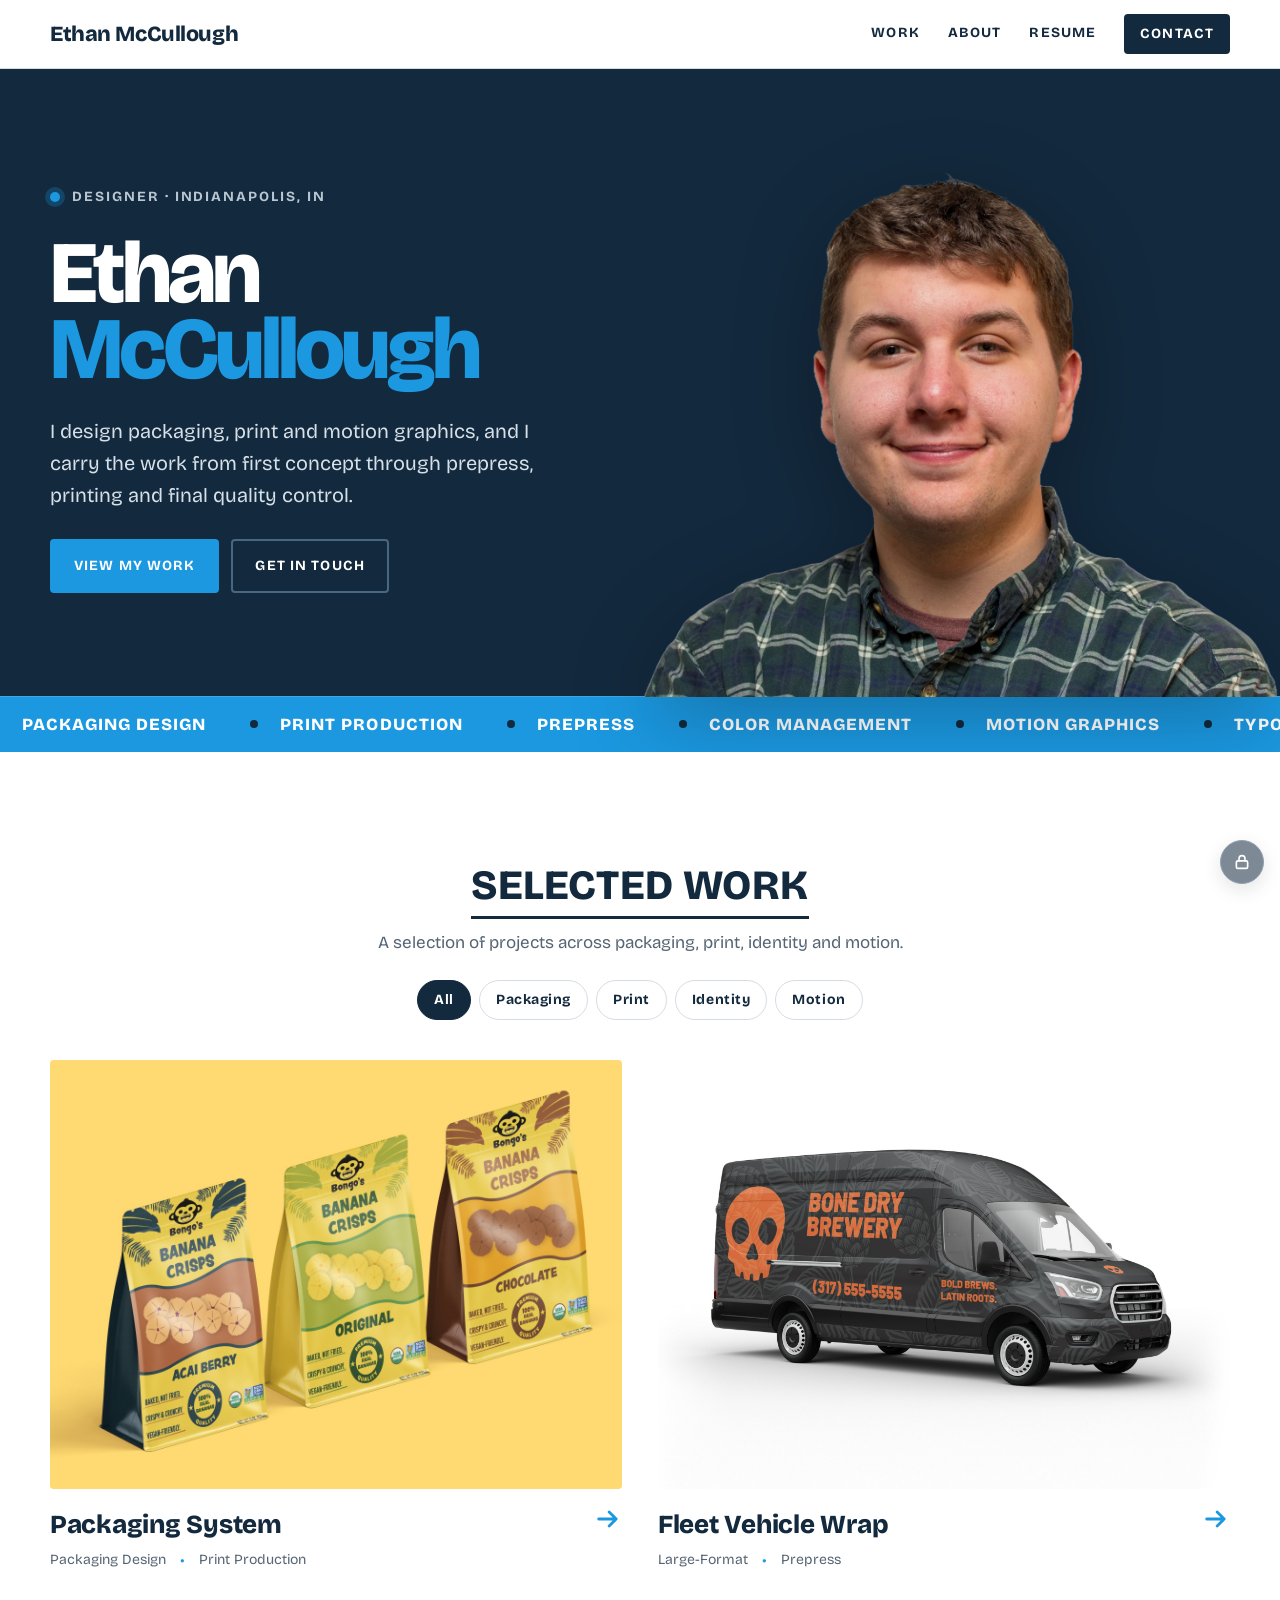
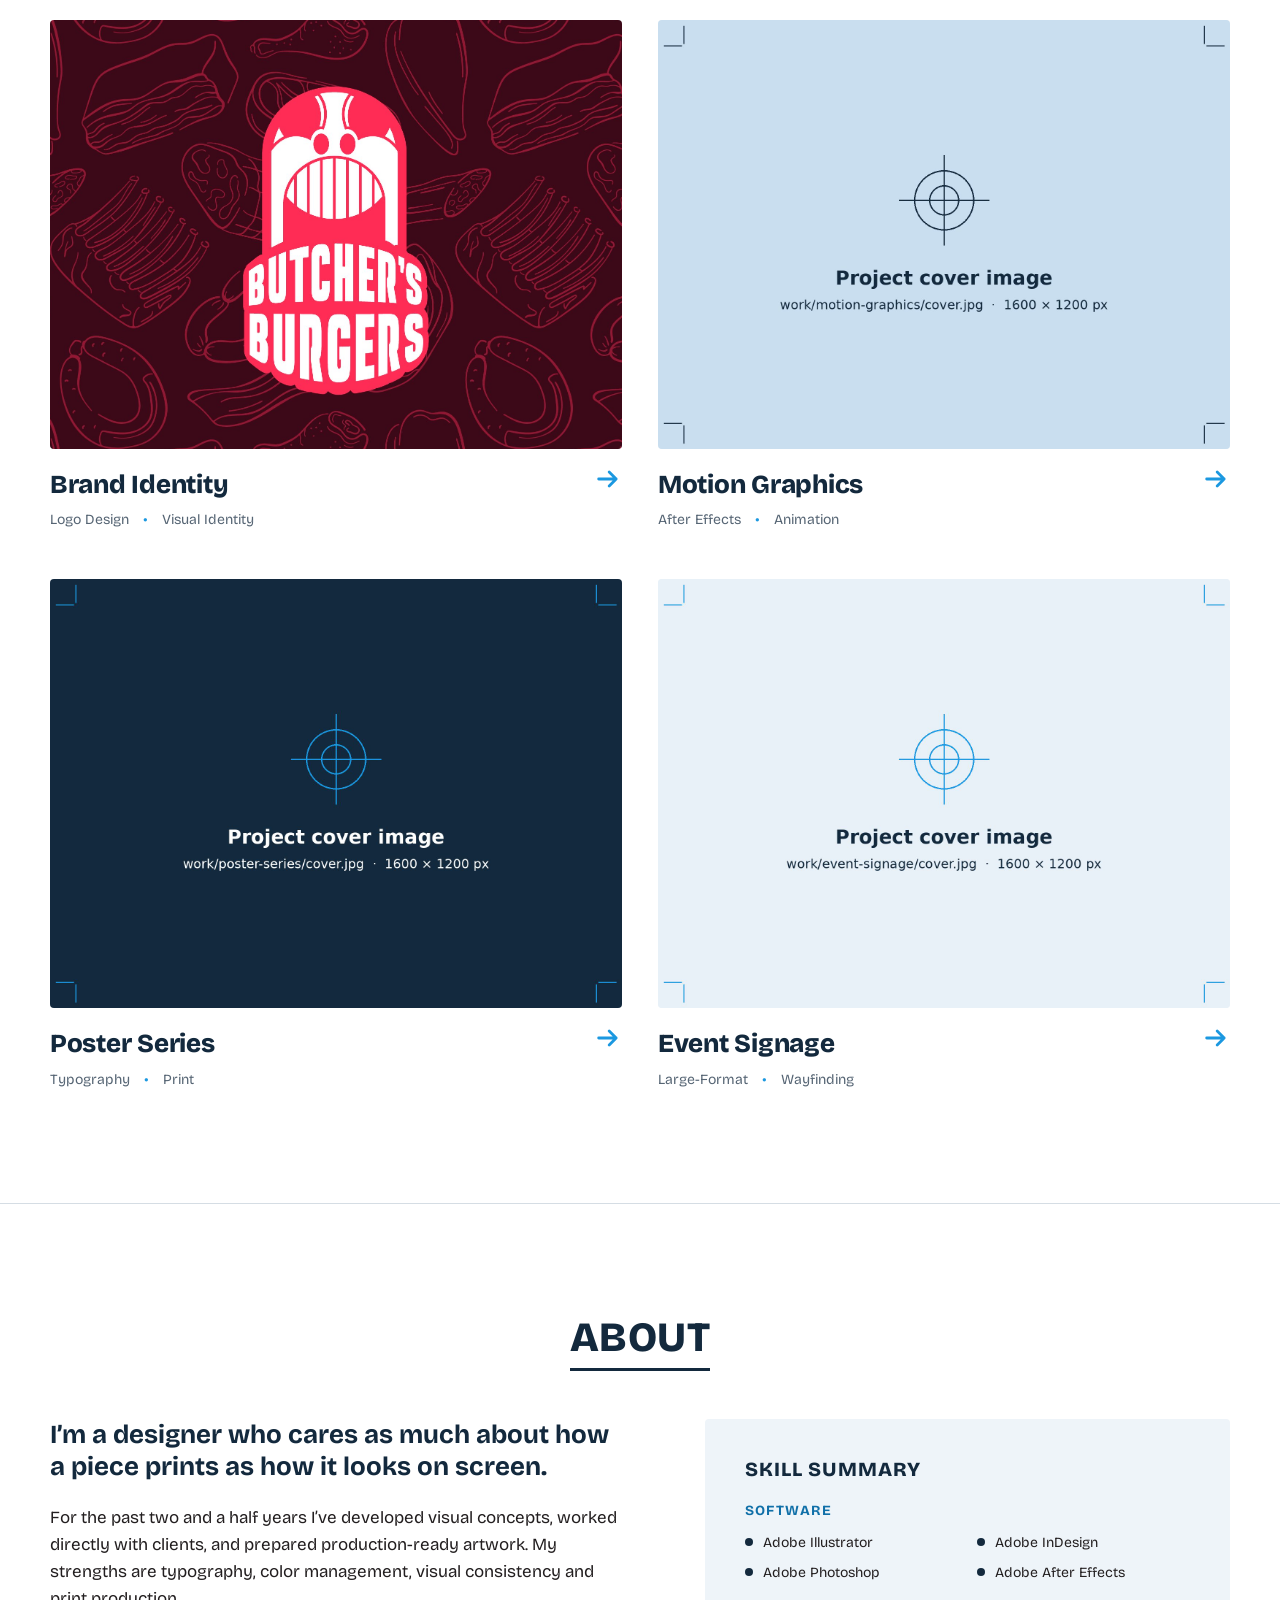
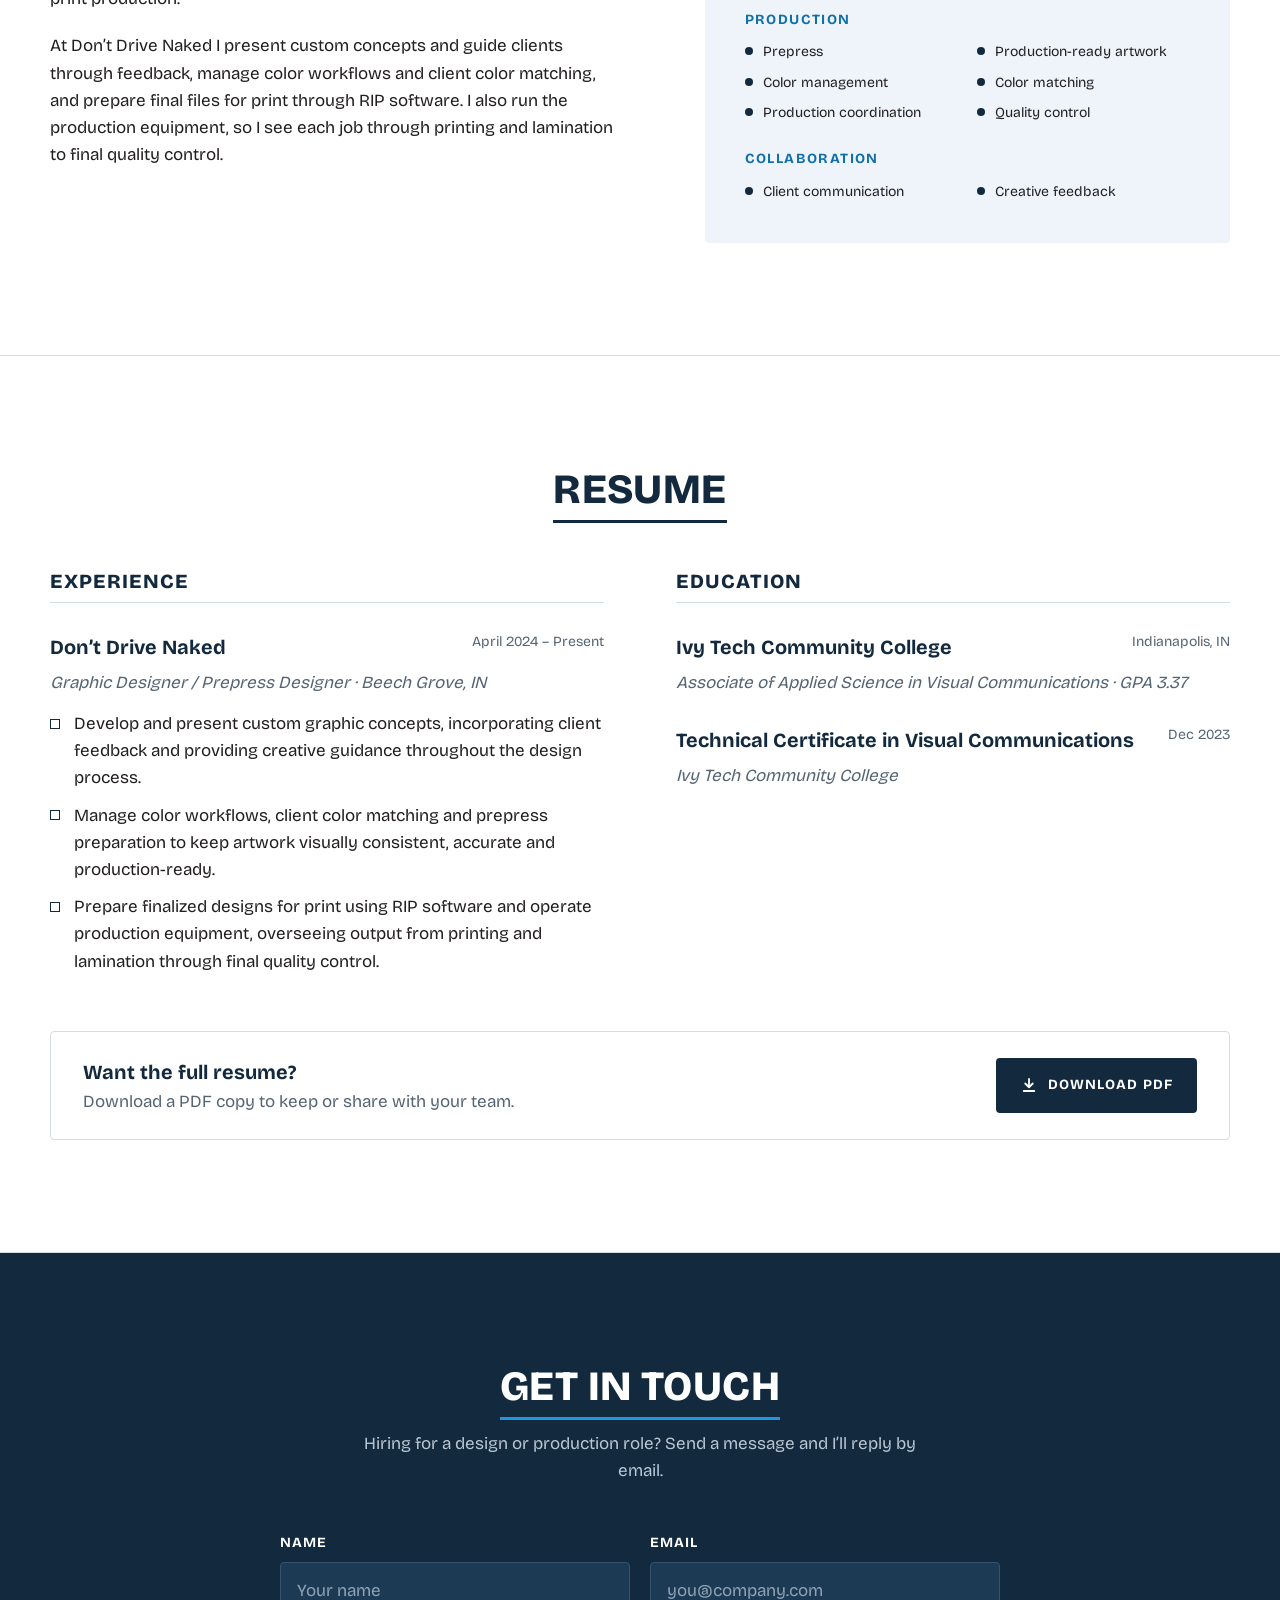
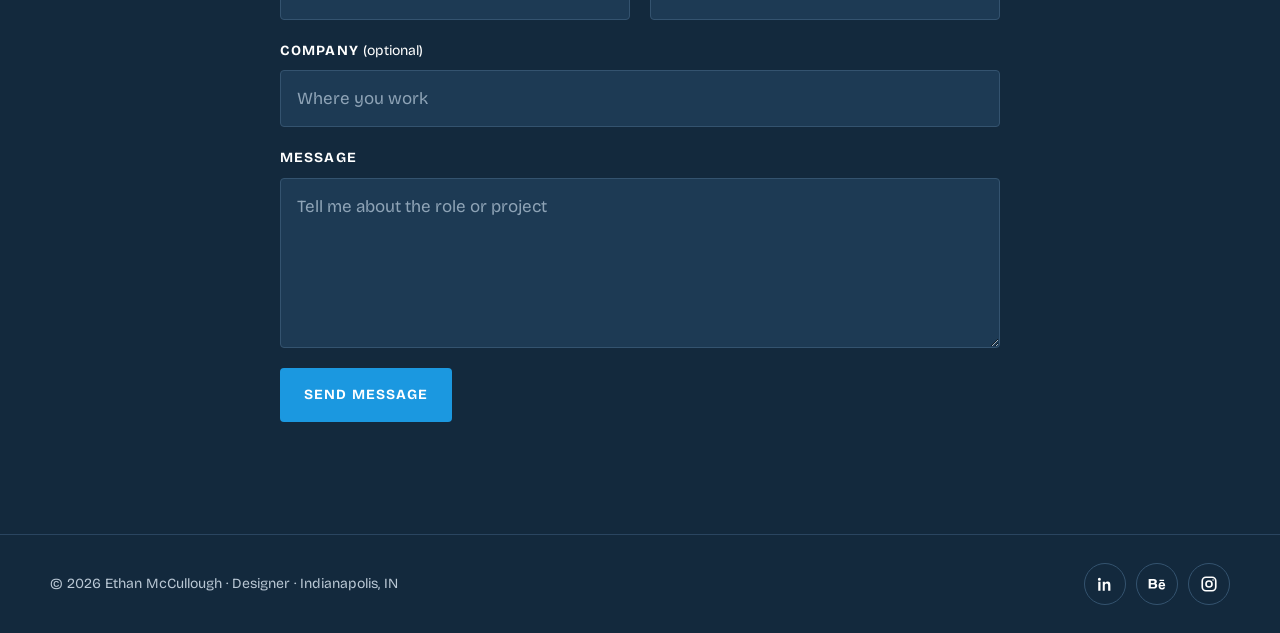
<file: index.html>
<!doctype html>
<html lang="en">
<head>
  <meta charset="utf-8">
  <meta name="viewport" content="width=device-width, initial-scale=1, viewport-fit=cover">
  <title>Ethan McCullough · Designer</title>
  <meta name="description" content="Ethan McCullough is a designer in Indianapolis working across packaging, print production, prepress and motion graphics.">
  <meta property="og:title" content="Ethan McCullough · Designer">
  <meta property="og:description" content="Ethan McCullough is a designer in Indianapolis working across packaging, print production, prepress and motion graphics.">
  <meta property="og:type" content="website">
  <meta property="og:image" content="assets/img/og-image.jpg">
  <meta name="theme-color" content="#13293d">
  <link rel="icon" href="favicon.svg" type="image/svg+xml">
  <link rel="preconnect" href="https://fonts.googleapis.com">
  <link rel="preconnect" href="https://fonts.gstatic.com" crossorigin>
  <link rel="stylesheet" href="https://fonts.googleapis.com/css2?family=Bricolage+Grotesque:opsz,wght@12..96,300;12..96,400;12..96,700;12..96,800&display=swap">
  <link rel="stylesheet" href="assets/css/style.css">
</head>
<body>
<a class="skip" href="#main">Skip to content</a>
<!-- ===== [TOPBAR] ===== -->
<header class="site-header" data-nickname="Topbar">
  <div class="wrap">
    <a class="wordmark" href="index.html">Ethan McCullough</a>
    <button class="menu-btn" type="button" aria-expanded="false" aria-controls="site-nav">Menu</button>
    <nav class="nav" id="site-nav" aria-label="Main">
      <a href="#work">Work</a>
      <a href="#about">About</a>
      <a href="#resume">Resume</a>
      <a class="nav-cta" href="#contact">Contact</a>
    </nav>
  </div>
</header>

<main id="main">

  <!-- ===== [HERO] ===== -->
  <section class="hero">
    <div class="wrap hero-inner" data-nickname="Hero">
      <div class="hero-copy">
        <p class="hero-eyebrow"><span class="dot" aria-hidden="true"></span>Designer · Indianapolis, IN</p>
        <h1><span>Ethan</span> <span>McCullough</span></h1>
        <p class="hero-lede">I design packaging, print and motion graphics, and I carry the work from first concept through prepress, printing and final quality control.</p>
        <div class="hero-actions">
          <a class="btn on-dark" href="#work">View my work</a>
          <a class="btn ghost-light" href="#contact">Get in touch</a>
        </div>
      </div>
      <div class="hero-visual" aria-hidden="false">
        <img class="hero-portrait" src="assets/img/ethan-mccullough-cutout.webp" alt="Portrait of Ethan McCullough" width="1450" height="1200">
      </div>
    </div>
    <!-- ===== [TICKER] ===== -->
    <div class="ticker" aria-label="Disciplines" data-nickname="Ticker">
      <div class="ticker-track">
        <ul><li>Packaging Design</li><li>Print Production</li><li>Prepress</li><li>Color Management</li><li>Motion Graphics</li><li>Typography</li><li>Large-Format</li></ul>
        <ul aria-hidden="true"><li>Packaging Design</li><li>Print Production</li><li>Prepress</li><li>Color Management</li><li>Motion Graphics</li><li>Typography</li><li>Large-Format</li></ul>
      </div>
    </div>
  </section>

  <!-- ===== [WORK GRID] ===== (the filter buttons are the [FILTERS]) -->
  <section class="section" id="work" data-nickname="Work Grid">
    <div class="wrap">
      <div class="section-head">
        <h2>Selected Work</h2>
        <p>A selection of projects across packaging, print, identity and motion.</p>
      </div>
      <div class="filters" data-nickname="Filters" role="group" aria-label="Filter projects">
        <button class="filter" type="button" data-filter="all" aria-pressed="true">All</button>
        <button class="filter" type="button" data-filter="packaging" aria-pressed="false">Packaging</button>
        <button class="filter" type="button" data-filter="print" aria-pressed="false">Print</button>
        <button class="filter" type="button" data-filter="identity" aria-pressed="false">Identity</button>
        <button class="filter" type="button" data-filter="motion" aria-pressed="false">Motion</button>
      </div>
      <div class="work-grid">
        <a class="card" href="work/packaging-system.html" data-cats="packaging print">
          <div class="card-media" data-frame style="view-transition-name:cover-packaging-system"><img src="assets/img/work/packaging-system/cover.jpg" alt="Packaging System cover image" width="1600" height="1200" loading="lazy"></div>
          <div class="card-body"><h3 style="view-transition-name:title-packaging-system">Packaging System</h3><span class="arrow"><svg width="28" height="28" viewBox="0 0 24 24" fill="none" stroke="currentColor" stroke-width="2.4" stroke-linecap="round" stroke-linejoin="round" aria-hidden="true"><path d="M4 12h15M13 6l6 6-6 6"/></svg></span></div>
          <ul class="tags"><li>Packaging Design</li><li>Print Production</li></ul>
        </a>
        <a class="card" href="work/vehicle-wrap.html" data-cats="print">
          <div class="card-media" data-frame style="view-transition-name:cover-vehicle-wrap"><img src="assets/img/work/vehicle-wrap/cover.jpg" alt="Fleet Vehicle Wrap cover image" width="1600" height="1200" loading="lazy"></div>
          <div class="card-body"><h3 style="view-transition-name:title-vehicle-wrap">Fleet Vehicle Wrap</h3><span class="arrow"><svg width="28" height="28" viewBox="0 0 24 24" fill="none" stroke="currentColor" stroke-width="2.4" stroke-linecap="round" stroke-linejoin="round" aria-hidden="true"><path d="M4 12h15M13 6l6 6-6 6"/></svg></span></div>
          <ul class="tags"><li>Large-Format</li><li>Prepress</li></ul>
        </a>
        <a class="card" href="work/brand-identity.html" data-cats="identity">
          <div class="card-media" data-frame style="view-transition-name:cover-brand-identity"><img src="assets/img/work/brand-identity/cover.jpg" alt="Brand Identity cover image" width="1600" height="1200" loading="lazy"></div>
          <div class="card-body"><h3 style="view-transition-name:title-brand-identity">Brand Identity</h3><span class="arrow"><svg width="28" height="28" viewBox="0 0 24 24" fill="none" stroke="currentColor" stroke-width="2.4" stroke-linecap="round" stroke-linejoin="round" aria-hidden="true"><path d="M4 12h15M13 6l6 6-6 6"/></svg></span></div>
          <ul class="tags"><li>Logo Design</li><li>Visual Identity</li></ul>
        </a>
        <a class="card" href="work/motion-graphics.html" data-cats="motion">
          <div class="card-media" data-frame style="view-transition-name:cover-motion-graphics"><img src="assets/img/work/motion-graphics/cover.jpg" alt="Motion Graphics cover image" width="1600" height="1200" loading="lazy"></div>
          <div class="card-body"><h3 style="view-transition-name:title-motion-graphics">Motion Graphics</h3><span class="arrow"><svg width="28" height="28" viewBox="0 0 24 24" fill="none" stroke="currentColor" stroke-width="2.4" stroke-linecap="round" stroke-linejoin="round" aria-hidden="true"><path d="M4 12h15M13 6l6 6-6 6"/></svg></span></div>
          <ul class="tags"><li>After Effects</li><li>Animation</li></ul>
        </a>
        <a class="card" href="work/poster-series.html" data-cats="print identity">
          <div class="card-media" data-frame style="view-transition-name:cover-poster-series"><img src="assets/img/work/poster-series/cover.jpg" alt="Poster Series cover image" width="1600" height="1200" loading="lazy"></div>
          <div class="card-body"><h3 style="view-transition-name:title-poster-series">Poster Series</h3><span class="arrow"><svg width="28" height="28" viewBox="0 0 24 24" fill="none" stroke="currentColor" stroke-width="2.4" stroke-linecap="round" stroke-linejoin="round" aria-hidden="true"><path d="M4 12h15M13 6l6 6-6 6"/></svg></span></div>
          <ul class="tags"><li>Typography</li><li>Print</li></ul>
        </a>
        <a class="card" href="work/event-signage.html" data-cats="print">
          <div class="card-media" data-frame style="view-transition-name:cover-event-signage"><img src="assets/img/work/event-signage/cover.jpg" alt="Event Signage cover image" width="1600" height="1200" loading="lazy"></div>
          <div class="card-body"><h3 style="view-transition-name:title-event-signage">Event Signage</h3><span class="arrow"><svg width="28" height="28" viewBox="0 0 24 24" fill="none" stroke="currentColor" stroke-width="2.4" stroke-linecap="round" stroke-linejoin="round" aria-hidden="true"><path d="M4 12h15M13 6l6 6-6 6"/></svg></span></div>
          <ul class="tags"><li>Large-Format</li><li>Wayfinding</li></ul>
        </a>
      </div>
    </div>
  </section>

  <!-- ===== [ABOUT] ===== (the shaded box is the [SKILL BOX]) -->
  <section class="section" id="about" data-nickname="About">
    <div class="wrap">
      <div class="section-head"><h2>About</h2></div>
      <div class="about-grid">
        <div class="about-copy">
          <p class="big">I’m a designer who cares as much about how a piece prints as how it looks on screen.</p>
          <p>For the past two and a half years I’ve developed visual concepts, worked directly with clients, and prepared production-ready artwork. My strengths are typography, color management, visual consistency and print production.</p>
          <p>At Don’t Drive Naked I present custom concepts and guide clients through feedback, manage color workflows and client color matching, and prepare final files for print through RIP software. I also run the production equipment, so I see each job through printing and lamination to final quality control.</p>
        </div>
        <div class="skills" data-nickname="Skill Box">
          <h3>Skill Summary</h3>
          <div class="skill-groups">
            <div class="skill-group">
              <h4>Software</h4>
              <ul class="dots"><li>Adobe Illustrator</li><li>Adobe InDesign</li><li>Adobe Photoshop</li><li>Adobe After Effects</li></ul>
            </div>
            <div class="skill-group">
              <h4>Production</h4>
              <ul class="dots"><li>Prepress</li><li>Production-ready artwork</li><li>Color management</li><li>Color matching</li><li>Production coordination</li><li>Quality control</li></ul>
            </div>
            <div class="skill-group">
              <h4>Collaboration</h4>
              <ul class="dots"><li>Client communication</li><li>Creative feedback</li></ul>
            </div>
          </div>
        </div>
      </div>
    </div>
  </section>

  <!-- ===== [RESUME] ===== (the download strip is the [RESUME DOWNLOAD]) -->
  <section class="section" id="resume" data-nickname="Resume">
    <div class="wrap">
      <div class="section-head"><h2>Resume</h2></div>
      <div class="resume-grid">
        <div class="resume-col">
          <h3>Experience</h3>
          <div class="entry">
            <div class="entry-top"><strong>Don’t Drive Naked</strong><span>April 2024 – Present</span></div>
            <em>Graphic Designer / Prepress Designer · Beech Grove, IN</em>
            <ul>
              <li>Develop and present custom graphic concepts, incorporating client feedback and providing creative guidance throughout the design process.</li>
              <li>Manage color workflows, client color matching and prepress preparation to keep artwork visually consistent, accurate and production-ready.</li>
              <li>Prepare finalized designs for print using RIP software and operate production equipment, overseeing output from printing and lamination through final quality control.</li>
            </ul>
          </div>
        </div>
        <div class="resume-col">
          <h3>Education</h3>
          <div class="entry">
            <div class="entry-top"><strong>Ivy Tech Community College</strong><span>Indianapolis, IN</span></div>
            <em>Associate of Applied Science in Visual Communications · GPA 3.37</em>
          </div>
          <div class="entry">
            <div class="entry-top"><strong>Technical Certificate in Visual Communications</strong><span>Dec 2023</span></div>
            <em>Ivy Tech Community College</em>
          </div>
        </div>
      </div>
      <div class="resume-cta" data-nickname="Resume Download">
        <div><strong>Want the full resume?</strong><p>Download a PDF copy to keep or share with your team.</p></div>
        <a class="btn" href="assets/EthanMcCullough_Resume.pdf" target="_blank" rel="noopener"><svg width="18" height="18" viewBox="0 0 24 24" fill="none" stroke="currentColor" stroke-width="2.4" stroke-linecap="round" stroke-linejoin="round" aria-hidden="true"><path d="M12 4v11M7 10l5 5 5-5M5 20h14"/></svg> Download PDF</a>
      </div>
    </div>
  </section>

  <!-- ===== [CONTACT] ===== -->
  <section class="section contact" id="contact" data-nickname="Contact">
    <div class="wrap">
      <div class="section-head">
        <h2>Get in Touch</h2>
        <p>Hiring for a design or production role? Send a message and I’ll reply by email.</p>
      </div>
      <!-- Messages are delivered to your inbox by FormSubmit (formsubmit.co). See README. -->
      <form class="contact-form" id="contact-form" data-endpoint="https://formsubmit.co/ajax/ethanmccullough01@gmail.com" novalidate>
        <input type="hidden" name="_subject" value="New message from your portfolio site">
        <input type="hidden" name="_template" value="table">
        <input class="honey" type="text" name="_honey" id="f-honey" tabindex="-1" autocomplete="off" aria-hidden="true">
        <div class="field">
          <label for="f-name">Name</label>
          <input id="f-name" name="name" type="text" autocomplete="name" placeholder="Your name" required>
        </div>
        <div class="field">
          <label for="f-email">Email</label>
          <input id="f-email" name="email" type="email" autocomplete="email" placeholder="you@company.com" required>
        </div>
        <div class="field full">
          <label for="f-company">Company <span style="font-weight:400;text-transform:none;letter-spacing:0">(optional)</span></label>
          <input id="f-company" name="company" type="text" autocomplete="organization" placeholder="Where you work">
        </div>
        <div class="field full">
          <label for="f-message">Message</label>
          <textarea id="f-message" name="message" placeholder="Tell me about the role or project" required></textarea>
        </div>
        <div class="form-foot">
          <button class="btn on-dark" type="submit">Send message</button>
          <p class="form-status" id="form-status" role="status" aria-live="polite"></p>
        </div>
      </form>
    </div>
  </section>

</main>
<!-- ===== [FOOTER] ===== -->
<footer class="site-footer" data-nickname="Footer">
  <div class="wrap">
    <p>© <span data-year>2026</span> Ethan McCullough · Designer · Indianapolis, IN</p>
    <ul class="socials">
      <li><a href="#" aria-label="LinkedIn" target="_blank" rel="noopener"><svg width="18" height="18" viewBox="0 0 24 24" fill="currentColor" aria-hidden="true"><path d="M4.5 3.5a2 2 0 1 1 0 4 2 2 0 0 1 0-4ZM3 9h3v12H3V9Zm6 0h2.9v1.7h.1c.4-.8 1.4-1.9 3.2-1.9 3.4 0 4 2.2 4 5.1V21h-3v-6.2c0-1.5 0-3.4-2.1-3.4s-2.4 1.6-2.4 3.3V21H9V9Z"/></svg></a></li>
      <li><a href="#" aria-label="Behance" target="_blank" rel="noopener"><svg width="20" height="20" viewBox="0 0 24 24" fill="currentColor" aria-hidden="true"><path d="M2 6h6.2c2.2 0 3.6 1.1 3.6 2.9 0 1.2-.6 2-1.6 2.4 1.4.4 2.1 1.4 2.1 2.8 0 2.2-1.7 3.4-4.1 3.4H2V6Zm2.6 2.1v2.6h3.1c.9 0 1.4-.5 1.4-1.3s-.5-1.3-1.4-1.3H4.6Zm0 4.6v3h3.4c1 0 1.6-.6 1.6-1.5s-.6-1.5-1.6-1.5H4.6ZM15 7h5.5v1.4H15V7Zm2.8 2.7c2.6 0 4 1.8 4 4.5v.6h-5.8c.1 1.3.9 2 2 2 .8 0 1.4-.4 1.6-1h2.1c-.4 1.8-1.9 2.9-3.8 2.9-2.5 0-4.1-1.7-4.1-4.5s1.6-4.5 4-4.5Zm1.8 3.6c-.1-1.1-.8-1.8-1.8-1.8s-1.7.7-1.8 1.8h3.6Z"/></svg></a></li>
      <li><a href="#" aria-label="Instagram" target="_blank" rel="noopener"><svg width="18" height="18" viewBox="0 0 24 24" fill="none" stroke="currentColor" stroke-width="2.2" aria-hidden="true"><rect x="3" y="3" width="18" height="18" rx="5"/><circle cx="12" cy="12" r="4"/><circle cx="17.4" cy="6.6" r="1" fill="currentColor" stroke="none"/></svg></a></li>
    </ul>
  </div>
</footer>
<script src="assets/js/main.js"></script>
<script src="assets/js/admin.js"></script>
</body>
</html>
</file>
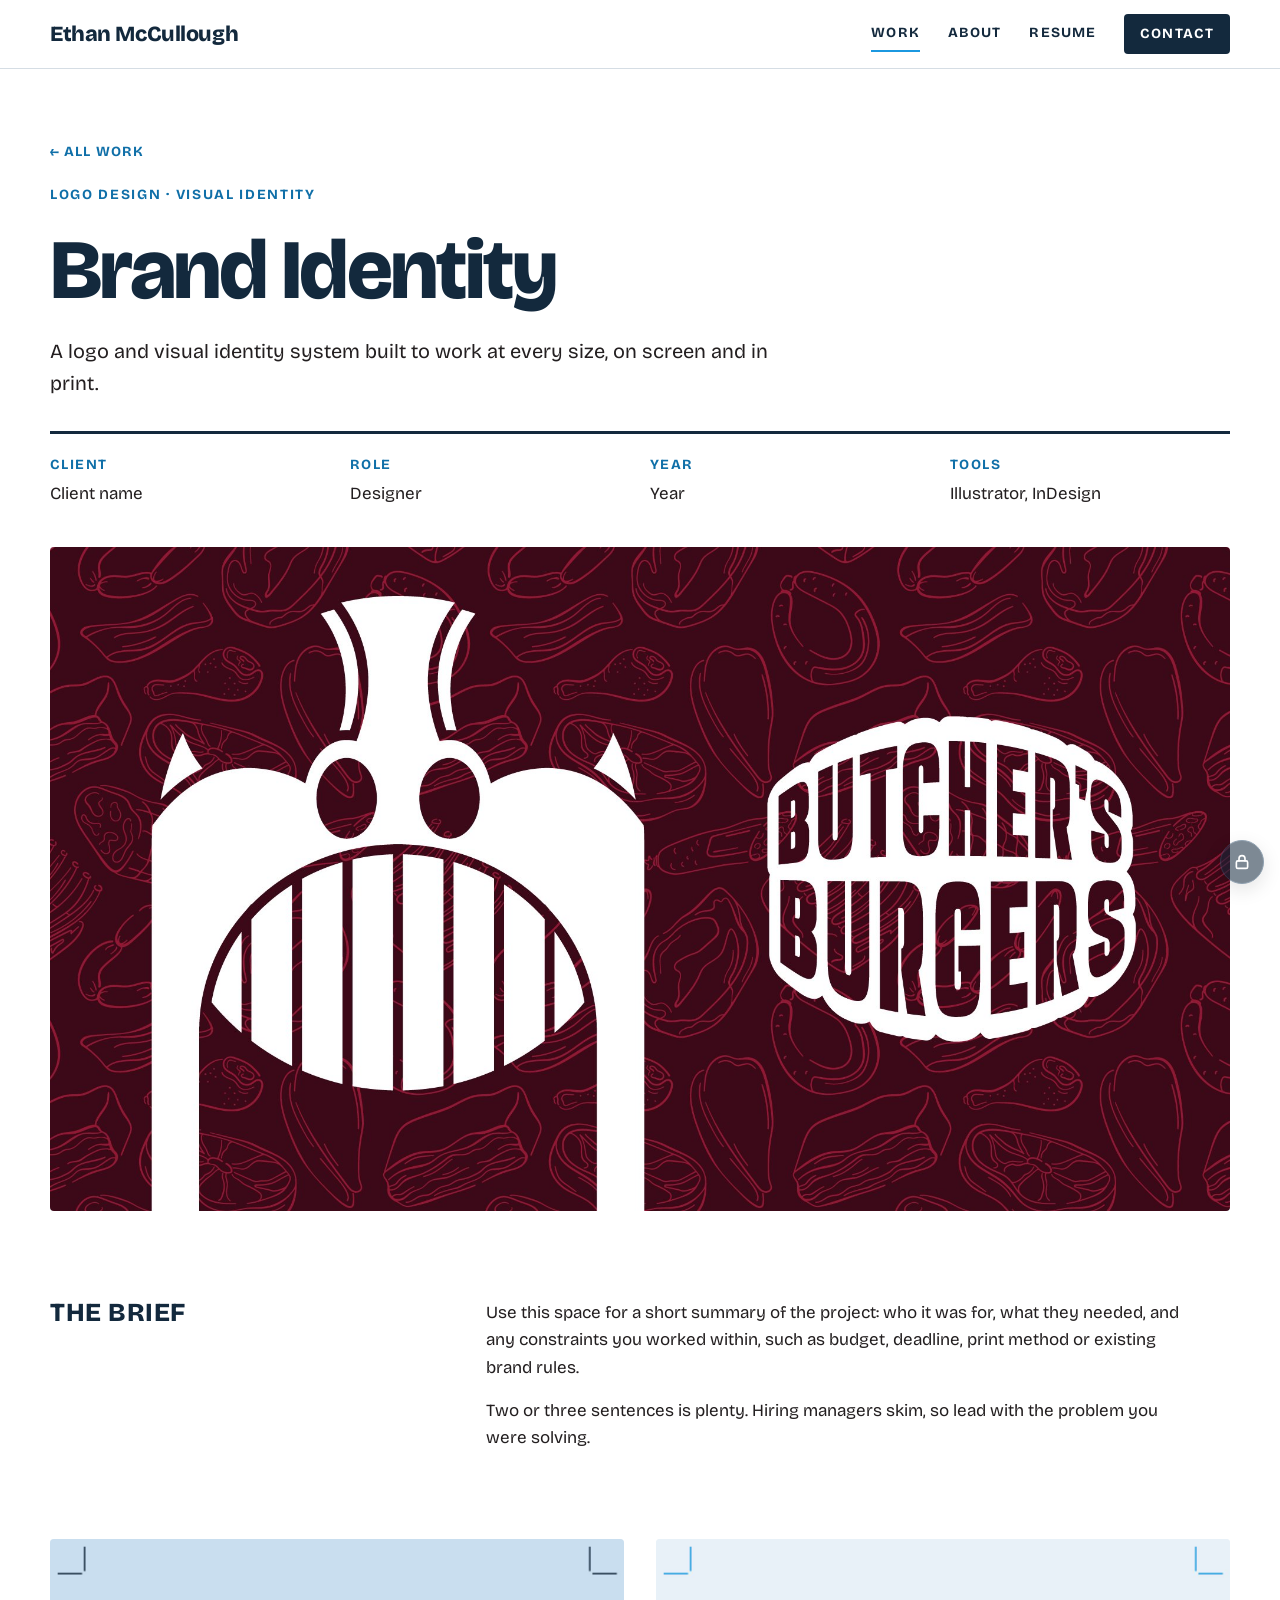
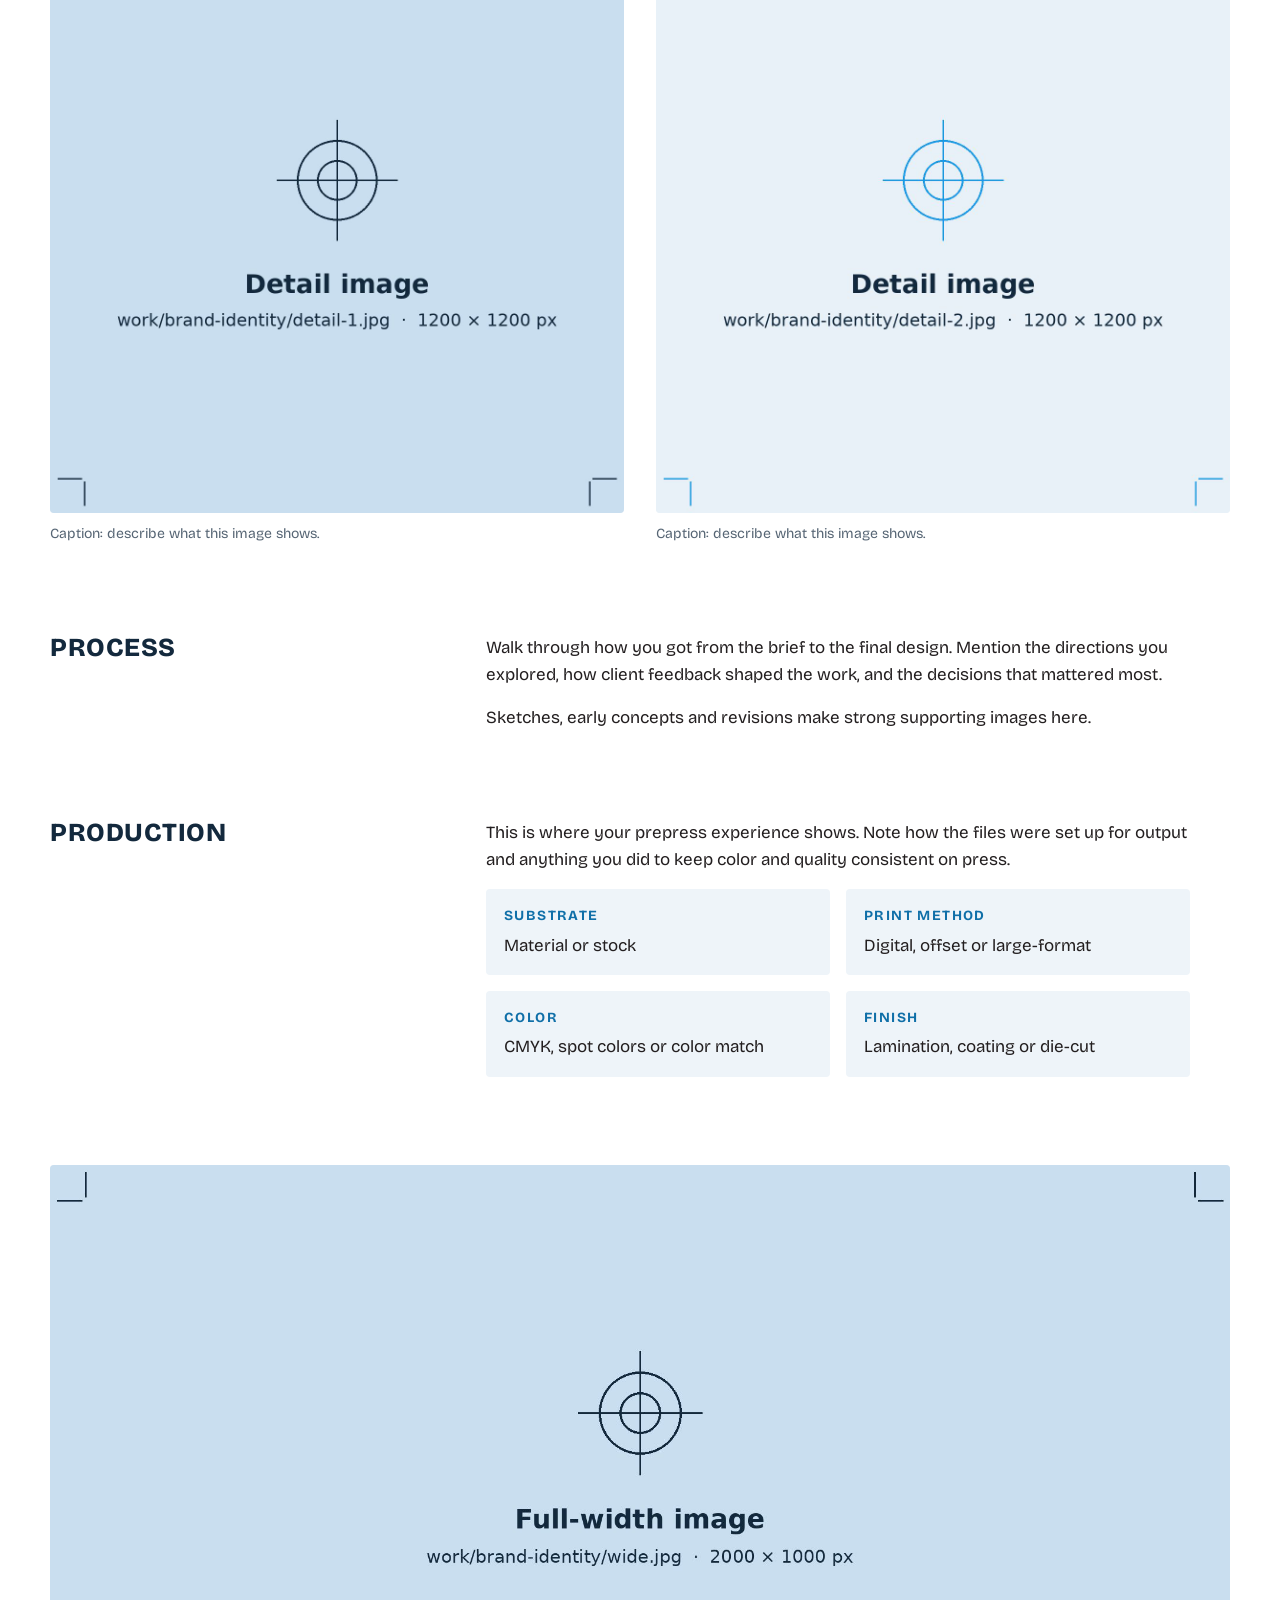
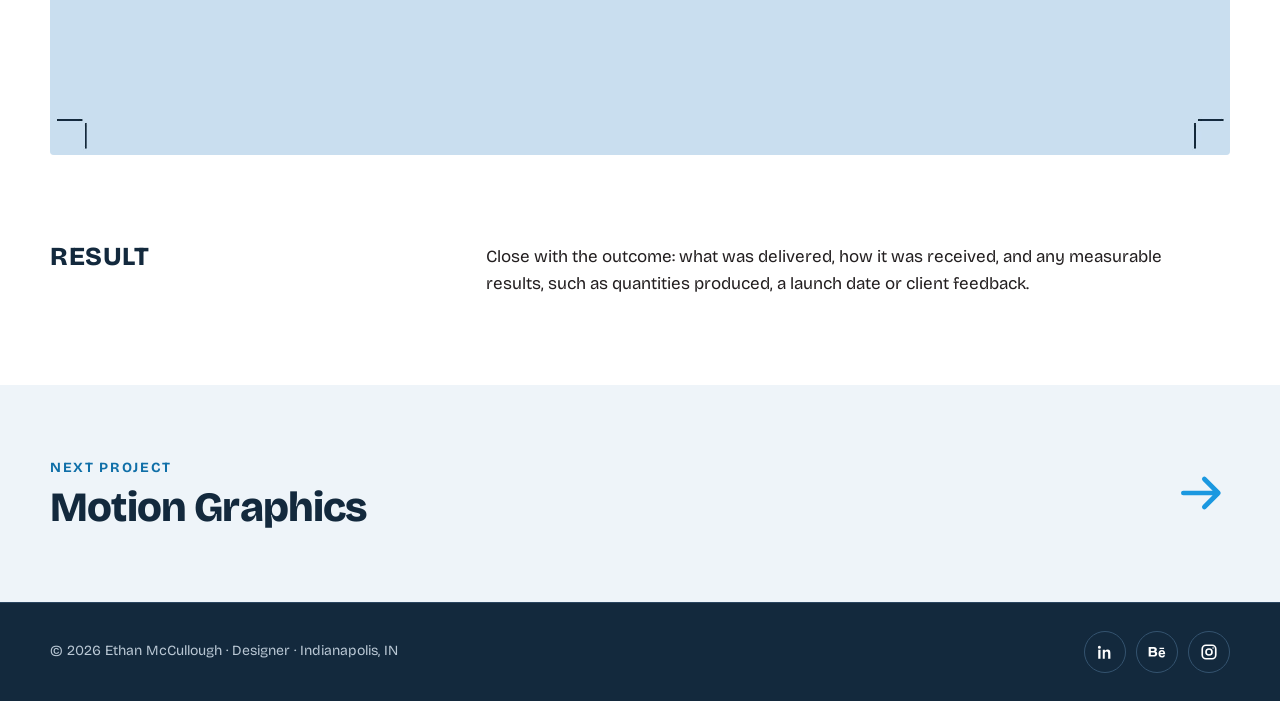
<file: work/brand-identity.html>
<!doctype html>
<html lang="en">
<head>
  <meta charset="utf-8">
  <meta name="viewport" content="width=device-width, initial-scale=1, viewport-fit=cover">
  <title>Brand Identity · Ethan McCullough</title>
  <meta name="description" content="A logo and visual identity system built to work at every size, on screen and in print.">
  <meta property="og:title" content="Brand Identity · Ethan McCullough">
  <meta property="og:description" content="A logo and visual identity system built to work at every size, on screen and in print.">
  <meta property="og:type" content="website">
  <meta property="og:image" content="../assets/img/og-image.jpg">
  <meta name="theme-color" content="#13293d">
  <link rel="icon" href="../favicon.svg" type="image/svg+xml">
  <link rel="preconnect" href="https://fonts.googleapis.com">
  <link rel="preconnect" href="https://fonts.gstatic.com" crossorigin>
  <link rel="stylesheet" href="https://fonts.googleapis.com/css2?family=Bricolage+Grotesque:opsz,wght@12..96,300;12..96,400;12..96,700;12..96,800&display=swap">
  <link rel="stylesheet" href="../assets/css/style.css">
</head>
<body>
<a class="skip" href="#main">Skip to content</a>
<!-- ===== [TOPBAR] ===== -->
<header class="site-header" data-nickname="Topbar">
  <div class="wrap">
    <a class="wordmark" href="../index.html">Ethan McCullough</a>
    <button class="menu-btn" type="button" aria-expanded="false" aria-controls="site-nav">Menu</button>
    <nav class="nav" id="site-nav" aria-label="Main">
      <a href="../index.html#work" aria-current="page">Work</a>
      <a href="../index.html#about">About</a>
      <a href="../index.html#resume">Resume</a>
      <a class="nav-cta" href="../index.html#contact">Contact</a>
    </nav>
  </div>
</header>

<main id="main">
  <!-- PLACEHOLDER PROJECT: replace the text and the images in assets/img/work/brand-identity/ -->
  <!-- ===== [CASE HEADER] ===== (title, tags and the Client/Role/Year/Tools row) -->
  <section class="wrap project-head" data-nickname="Case Header">
    <a class="back" href="../index.html#work">← All work</a>
    <span class="eyebrow">Logo Design · Visual Identity</span>
    <h1 style="view-transition-name:title-brand-identity">Brand Identity</h1>
    <p class="lede">A logo and visual identity system built to work at every size, on screen and in print.</p>
    <dl class="meta">
      <div><dt>Client</dt><dd>Client name</dd></div>
      <div><dt>Role</dt><dd>Designer</dd></div>
      <div><dt>Year</dt><dd>Year</dd></div>
      <div><dt>Tools</dt><dd>Illustrator, InDesign</dd></div>
    </dl>
  </section>

  <div class="wrap">
    <!-- ===== [COVER SHOT] ===== -->
    <figure class="figure" data-nickname="Cover Shot"><div class="frame-box" data-frame style="aspect-ratio:2000/1125;view-transition-name:cover-brand-identity"><img src="../assets/img/work/brand-identity/hero.jpg" alt="Brand Identity hero image" width="2000" height="1125"></div></figure>
  </div>

  <div class="wrap project-body">
    <!-- ===== [BRIEF] ===== -->
    <section class="text-split" data-nickname="Brief">
      <h2>The Brief</h2>
      <div class="copy">
        <p>Use this space for a short summary of the project: who it was for, what they needed, and any constraints you worked within, such as budget, deadline, print method or existing brand rules.</p>
        <p>Two or three sentences is plenty. Hiring managers skim, so lead with the problem you were solving.</p>
      </div>
    </section>

    <!-- ===== [DETAIL PAIR] ===== -->
    <div class="two-up" data-nickname="Detail Pair">
      <figure class="figure"><div class="frame-box" data-frame style="aspect-ratio:1200/1200"><img src="../assets/img/work/brand-identity/detail-1.jpg" alt="Brand Identity detail" width="1200" height="1200" loading="lazy"></div><figcaption>Caption: describe what this image shows.</figcaption></figure>
      <figure class="figure"><div class="frame-box" data-frame style="aspect-ratio:1200/1200"><img src="../assets/img/work/brand-identity/detail-2.jpg" alt="Brand Identity detail" width="1200" height="1200" loading="lazy"></div><figcaption>Caption: describe what this image shows.</figcaption></figure>
    </div>

    <!-- ===== [PROCESS] ===== -->
    <section class="text-split" data-nickname="Process">
      <h2>Process</h2>
      <div class="copy">
        <p>Walk through how you got from the brief to the final design. Mention the directions you explored, how client feedback shaped the work, and the decisions that mattered most.</p>
        <p>Sketches, early concepts and revisions make strong supporting images here.</p>
      </div>
    </section>

    <!-- ===== [PRODUCTION SPECS] ===== -->
    <section class="text-split" data-nickname="Production Specs">
      <h2>Production</h2>
      <div class="copy">
        <p>This is where your prepress experience shows. Note how the files were set up for output and anything you did to keep color and quality consistent on press.</p>
        <ul class="specs">
          <li><b>Substrate</b>Material or stock</li>
          <li><b>Print method</b>Digital, offset or large-format</li>
          <li><b>Color</b>CMYK, spot colors or color match</li>
          <li><b>Finish</b>Lamination, coating or die-cut</li>
        </ul>
      </div>
    </section>

    <!-- ===== [WIDE SHOT] ===== -->
    <figure class="figure" data-nickname="Wide Shot"><div class="frame-box" data-frame style="aspect-ratio:2000/1000"><img src="../assets/img/work/brand-identity/wide.jpg" alt="Brand Identity final result" width="2000" height="1000" loading="lazy"></div></figure>

    <!-- ===== [RESULT] ===== -->
    <section class="text-split" data-nickname="Result">
      <h2>Result</h2>
      <div class="copy">
        <p>Close with the outcome: what was delivered, how it was received, and any measurable results, such as quantities produced, a launch date or client feedback.</p>
      </div>
    </section>
  </div>

  <!-- ===== [NEXT UP] ===== -->
  <section class="next-project" data-nickname="Next Up">
    <div class="wrap">
      <a href="motion-graphics.html">
        <div><span class="eyebrow">Next project</span><strong>Motion Graphics</strong></div>
        <svg width="56" height="56" viewBox="0 0 24 24" fill="none" stroke="currentColor" stroke-width="2" stroke-linecap="round" stroke-linejoin="round" aria-hidden="true"><path d="M4 12h15M13 6l6 6-6 6"/></svg>
      </a>
    </div>
  </section>
</main>
<!-- ===== [FOOTER] ===== -->
<footer class="site-footer" data-nickname="Footer">
  <div class="wrap">
    <p>© <span data-year>2026</span> Ethan McCullough · Designer · Indianapolis, IN</p>
    <ul class="socials">
      <li><a href="#" aria-label="LinkedIn" target="_blank" rel="noopener"><svg width="18" height="18" viewBox="0 0 24 24" fill="currentColor" aria-hidden="true"><path d="M4.5 3.5a2 2 0 1 1 0 4 2 2 0 0 1 0-4ZM3 9h3v12H3V9Zm6 0h2.9v1.7h.1c.4-.8 1.4-1.9 3.2-1.9 3.4 0 4 2.2 4 5.1V21h-3v-6.2c0-1.5 0-3.4-2.1-3.4s-2.4 1.6-2.4 3.3V21H9V9Z"/></svg></a></li>
      <li><a href="#" aria-label="Behance" target="_blank" rel="noopener"><svg width="20" height="20" viewBox="0 0 24 24" fill="currentColor" aria-hidden="true"><path d="M2 6h6.2c2.2 0 3.6 1.1 3.6 2.9 0 1.2-.6 2-1.6 2.4 1.4.4 2.1 1.4 2.1 2.8 0 2.2-1.7 3.4-4.1 3.4H2V6Zm2.6 2.1v2.6h3.1c.9 0 1.4-.5 1.4-1.3s-.5-1.3-1.4-1.3H4.6Zm0 4.6v3h3.4c1 0 1.6-.6 1.6-1.5s-.6-1.5-1.6-1.5H4.6ZM15 7h5.5v1.4H15V7Zm2.8 2.7c2.6 0 4 1.8 4 4.5v.6h-5.8c.1 1.3.9 2 2 2 .8 0 1.4-.4 1.6-1h2.1c-.4 1.8-1.9 2.9-3.8 2.9-2.5 0-4.1-1.7-4.1-4.5s1.6-4.5 4-4.5Zm1.8 3.6c-.1-1.1-.8-1.8-1.8-1.8s-1.7.7-1.8 1.8h3.6Z"/></svg></a></li>
      <li><a href="#" aria-label="Instagram" target="_blank" rel="noopener"><svg width="18" height="18" viewBox="0 0 24 24" fill="none" stroke="currentColor" stroke-width="2.2" aria-hidden="true"><rect x="3" y="3" width="18" height="18" rx="5"/><circle cx="12" cy="12" r="4"/><circle cx="17.4" cy="6.6" r="1" fill="currentColor" stroke="none"/></svg></a></li>
    </ul>
  </div>
</footer>
<script src="../assets/js/main.js"></script>
<script src="../assets/js/admin.js"></script>
</body>
</html>
</file>
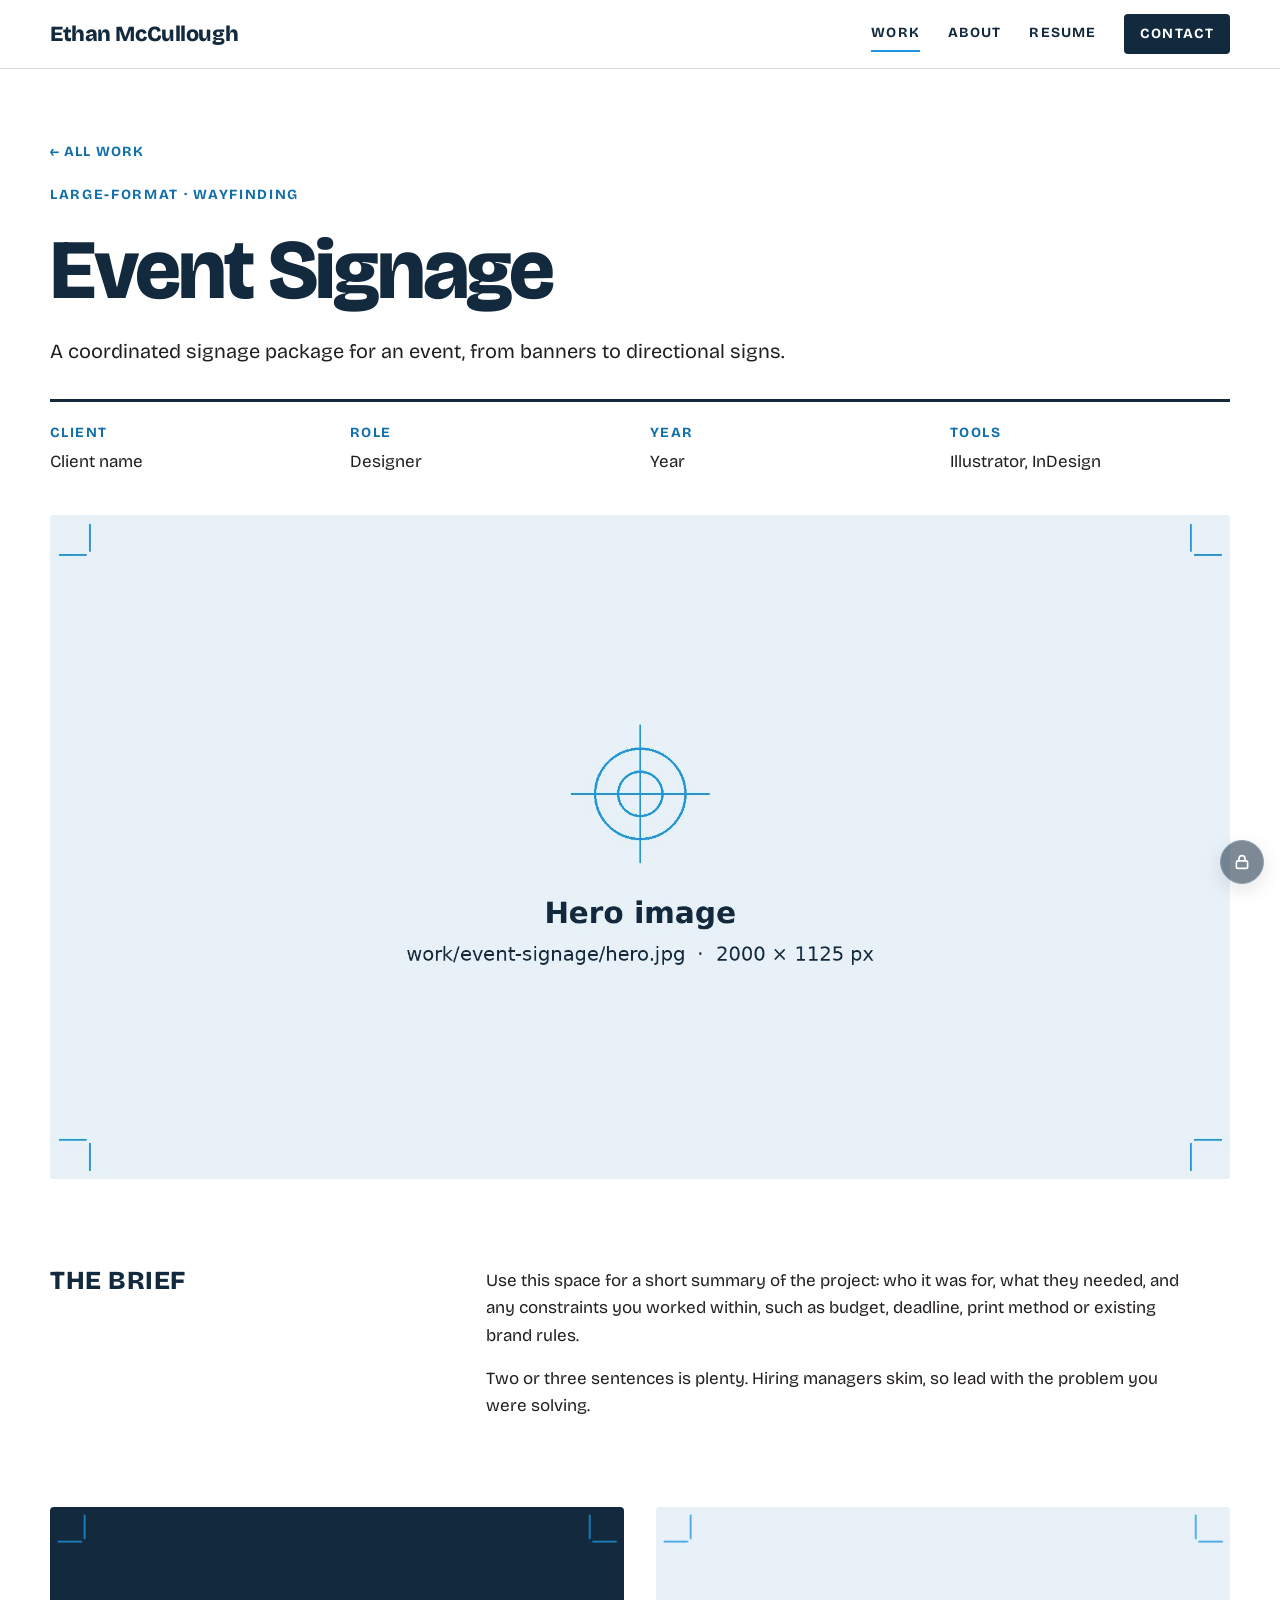
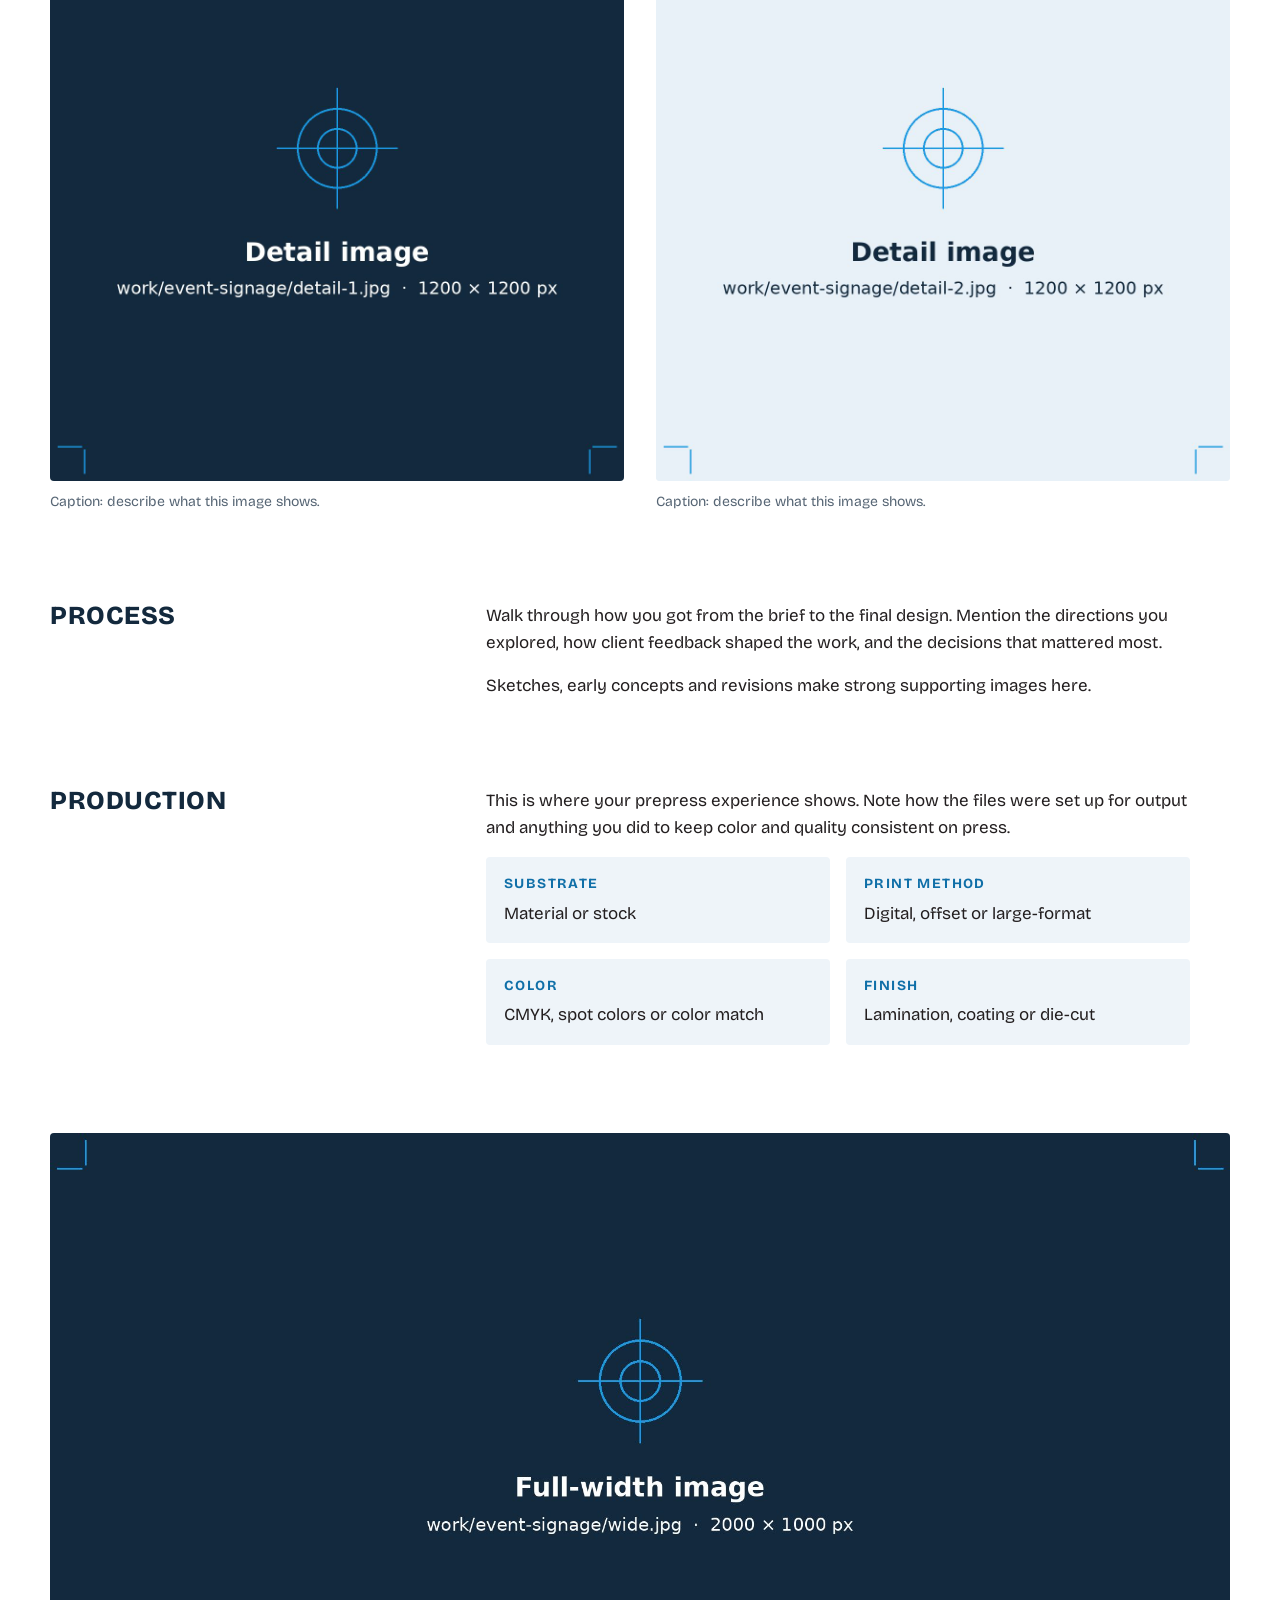
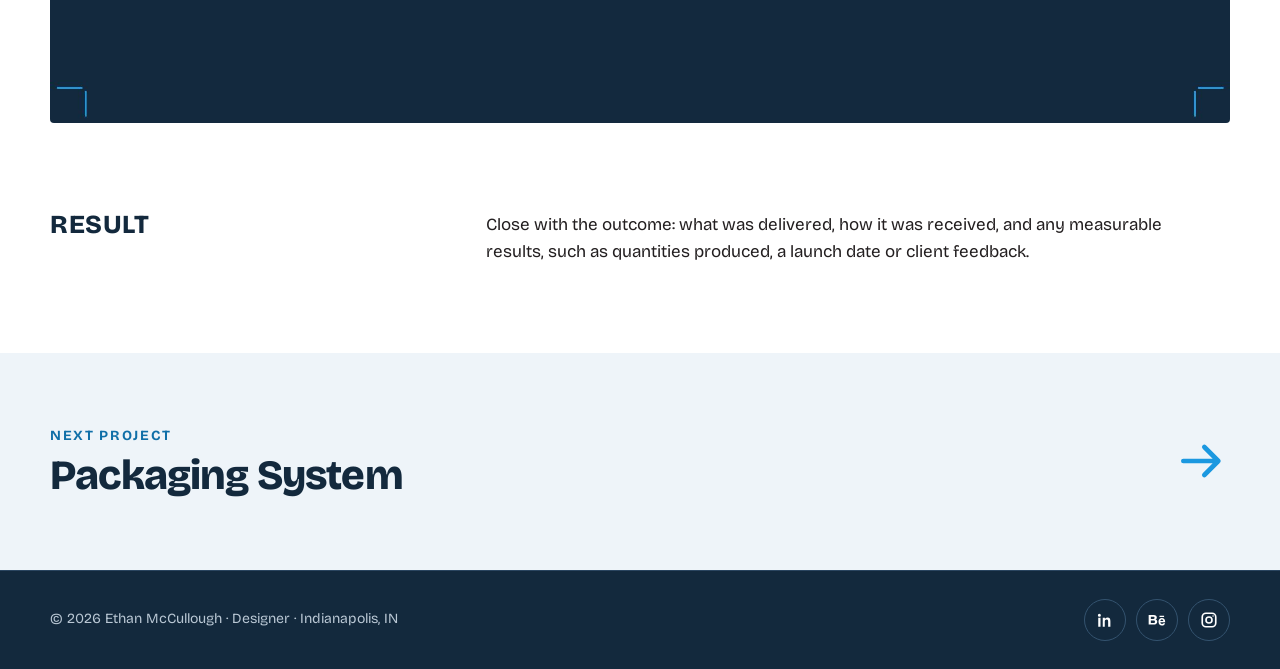
<file: work/event-signage.html>
<!doctype html>
<html lang="en">
<head>
  <meta charset="utf-8">
  <meta name="viewport" content="width=device-width, initial-scale=1, viewport-fit=cover">
  <title>Event Signage · Ethan McCullough</title>
  <meta name="description" content="A coordinated signage package for an event, from banners to directional signs.">
  <meta property="og:title" content="Event Signage · Ethan McCullough">
  <meta property="og:description" content="A coordinated signage package for an event, from banners to directional signs.">
  <meta property="og:type" content="website">
  <meta property="og:image" content="../assets/img/og-image.jpg">
  <meta name="theme-color" content="#13293d">
  <link rel="icon" href="../favicon.svg" type="image/svg+xml">
  <link rel="preconnect" href="https://fonts.googleapis.com">
  <link rel="preconnect" href="https://fonts.gstatic.com" crossorigin>
  <link rel="stylesheet" href="https://fonts.googleapis.com/css2?family=Bricolage+Grotesque:opsz,wght@12..96,300;12..96,400;12..96,700;12..96,800&display=swap">
  <link rel="stylesheet" href="../assets/css/style.css">
</head>
<body>
<a class="skip" href="#main">Skip to content</a>
<!-- ===== [TOPBAR] ===== -->
<header class="site-header" data-nickname="Topbar">
  <div class="wrap">
    <a class="wordmark" href="../index.html">Ethan McCullough</a>
    <button class="menu-btn" type="button" aria-expanded="false" aria-controls="site-nav">Menu</button>
    <nav class="nav" id="site-nav" aria-label="Main">
      <a href="../index.html#work" aria-current="page">Work</a>
      <a href="../index.html#about">About</a>
      <a href="../index.html#resume">Resume</a>
      <a class="nav-cta" href="../index.html#contact">Contact</a>
    </nav>
  </div>
</header>

<main id="main">
  <!-- PLACEHOLDER PROJECT: replace the text and the images in assets/img/work/event-signage/ -->
  <!-- ===== [CASE HEADER] ===== (title, tags and the Client/Role/Year/Tools row) -->
  <section class="wrap project-head" data-nickname="Case Header">
    <a class="back" href="../index.html#work">← All work</a>
    <span class="eyebrow">Large-Format · Wayfinding</span>
    <h1 style="view-transition-name:title-event-signage">Event Signage</h1>
    <p class="lede">A coordinated signage package for an event, from banners to directional signs.</p>
    <dl class="meta">
      <div><dt>Client</dt><dd>Client name</dd></div>
      <div><dt>Role</dt><dd>Designer</dd></div>
      <div><dt>Year</dt><dd>Year</dd></div>
      <div><dt>Tools</dt><dd>Illustrator, InDesign</dd></div>
    </dl>
  </section>

  <div class="wrap">
    <!-- ===== [COVER SHOT] ===== -->
    <figure class="figure" data-nickname="Cover Shot"><div class="frame-box" data-frame style="aspect-ratio:2000/1125;view-transition-name:cover-event-signage"><img src="../assets/img/work/event-signage/hero.jpg" alt="Event Signage hero image" width="2000" height="1125"></div></figure>
  </div>

  <div class="wrap project-body">
    <!-- ===== [BRIEF] ===== -->
    <section class="text-split" data-nickname="Brief">
      <h2>The Brief</h2>
      <div class="copy">
        <p>Use this space for a short summary of the project: who it was for, what they needed, and any constraints you worked within, such as budget, deadline, print method or existing brand rules.</p>
        <p>Two or three sentences is plenty. Hiring managers skim, so lead with the problem you were solving.</p>
      </div>
    </section>

    <!-- ===== [DETAIL PAIR] ===== -->
    <div class="two-up" data-nickname="Detail Pair">
      <figure class="figure"><div class="frame-box" data-frame style="aspect-ratio:1200/1200"><img src="../assets/img/work/event-signage/detail-1.jpg" alt="Event Signage detail" width="1200" height="1200" loading="lazy"></div><figcaption>Caption: describe what this image shows.</figcaption></figure>
      <figure class="figure"><div class="frame-box" data-frame style="aspect-ratio:1200/1200"><img src="../assets/img/work/event-signage/detail-2.jpg" alt="Event Signage detail" width="1200" height="1200" loading="lazy"></div><figcaption>Caption: describe what this image shows.</figcaption></figure>
    </div>

    <!-- ===== [PROCESS] ===== -->
    <section class="text-split" data-nickname="Process">
      <h2>Process</h2>
      <div class="copy">
        <p>Walk through how you got from the brief to the final design. Mention the directions you explored, how client feedback shaped the work, and the decisions that mattered most.</p>
        <p>Sketches, early concepts and revisions make strong supporting images here.</p>
      </div>
    </section>

    <!-- ===== [PRODUCTION SPECS] ===== -->
    <section class="text-split" data-nickname="Production Specs">
      <h2>Production</h2>
      <div class="copy">
        <p>This is where your prepress experience shows. Note how the files were set up for output and anything you did to keep color and quality consistent on press.</p>
        <ul class="specs">
          <li><b>Substrate</b>Material or stock</li>
          <li><b>Print method</b>Digital, offset or large-format</li>
          <li><b>Color</b>CMYK, spot colors or color match</li>
          <li><b>Finish</b>Lamination, coating or die-cut</li>
        </ul>
      </div>
    </section>

    <!-- ===== [WIDE SHOT] ===== -->
    <figure class="figure" data-nickname="Wide Shot"><div class="frame-box" data-frame style="aspect-ratio:2000/1000"><img src="../assets/img/work/event-signage/wide.jpg" alt="Event Signage final result" width="2000" height="1000" loading="lazy"></div></figure>

    <!-- ===== [RESULT] ===== -->
    <section class="text-split" data-nickname="Result">
      <h2>Result</h2>
      <div class="copy">
        <p>Close with the outcome: what was delivered, how it was received, and any measurable results, such as quantities produced, a launch date or client feedback.</p>
      </div>
    </section>
  </div>

  <!-- ===== [NEXT UP] ===== -->
  <section class="next-project" data-nickname="Next Up">
    <div class="wrap">
      <a href="packaging-system.html">
        <div><span class="eyebrow">Next project</span><strong>Packaging System</strong></div>
        <svg width="56" height="56" viewBox="0 0 24 24" fill="none" stroke="currentColor" stroke-width="2" stroke-linecap="round" stroke-linejoin="round" aria-hidden="true"><path d="M4 12h15M13 6l6 6-6 6"/></svg>
      </a>
    </div>
  </section>
</main>
<!-- ===== [FOOTER] ===== -->
<footer class="site-footer" data-nickname="Footer">
  <div class="wrap">
    <p>© <span data-year>2026</span> Ethan McCullough · Designer · Indianapolis, IN</p>
    <ul class="socials">
      <li><a href="#" aria-label="LinkedIn" target="_blank" rel="noopener"><svg width="18" height="18" viewBox="0 0 24 24" fill="currentColor" aria-hidden="true"><path d="M4.5 3.5a2 2 0 1 1 0 4 2 2 0 0 1 0-4ZM3 9h3v12H3V9Zm6 0h2.9v1.7h.1c.4-.8 1.4-1.9 3.2-1.9 3.4 0 4 2.2 4 5.1V21h-3v-6.2c0-1.5 0-3.4-2.1-3.4s-2.4 1.6-2.4 3.3V21H9V9Z"/></svg></a></li>
      <li><a href="#" aria-label="Behance" target="_blank" rel="noopener"><svg width="20" height="20" viewBox="0 0 24 24" fill="currentColor" aria-hidden="true"><path d="M2 6h6.2c2.2 0 3.6 1.1 3.6 2.9 0 1.2-.6 2-1.6 2.4 1.4.4 2.1 1.4 2.1 2.8 0 2.2-1.7 3.4-4.1 3.4H2V6Zm2.6 2.1v2.6h3.1c.9 0 1.4-.5 1.4-1.3s-.5-1.3-1.4-1.3H4.6Zm0 4.6v3h3.4c1 0 1.6-.6 1.6-1.5s-.6-1.5-1.6-1.5H4.6ZM15 7h5.5v1.4H15V7Zm2.8 2.7c2.6 0 4 1.8 4 4.5v.6h-5.8c.1 1.3.9 2 2 2 .8 0 1.4-.4 1.6-1h2.1c-.4 1.8-1.9 2.9-3.8 2.9-2.5 0-4.1-1.7-4.1-4.5s1.6-4.5 4-4.5Zm1.8 3.6c-.1-1.1-.8-1.8-1.8-1.8s-1.7.7-1.8 1.8h3.6Z"/></svg></a></li>
      <li><a href="#" aria-label="Instagram" target="_blank" rel="noopener"><svg width="18" height="18" viewBox="0 0 24 24" fill="none" stroke="currentColor" stroke-width="2.2" aria-hidden="true"><rect x="3" y="3" width="18" height="18" rx="5"/><circle cx="12" cy="12" r="4"/><circle cx="17.4" cy="6.6" r="1" fill="currentColor" stroke="none"/></svg></a></li>
    </ul>
  </div>
</footer>
<script src="../assets/js/main.js"></script>
<script src="../assets/js/admin.js"></script>
</body>
</html>
</file>
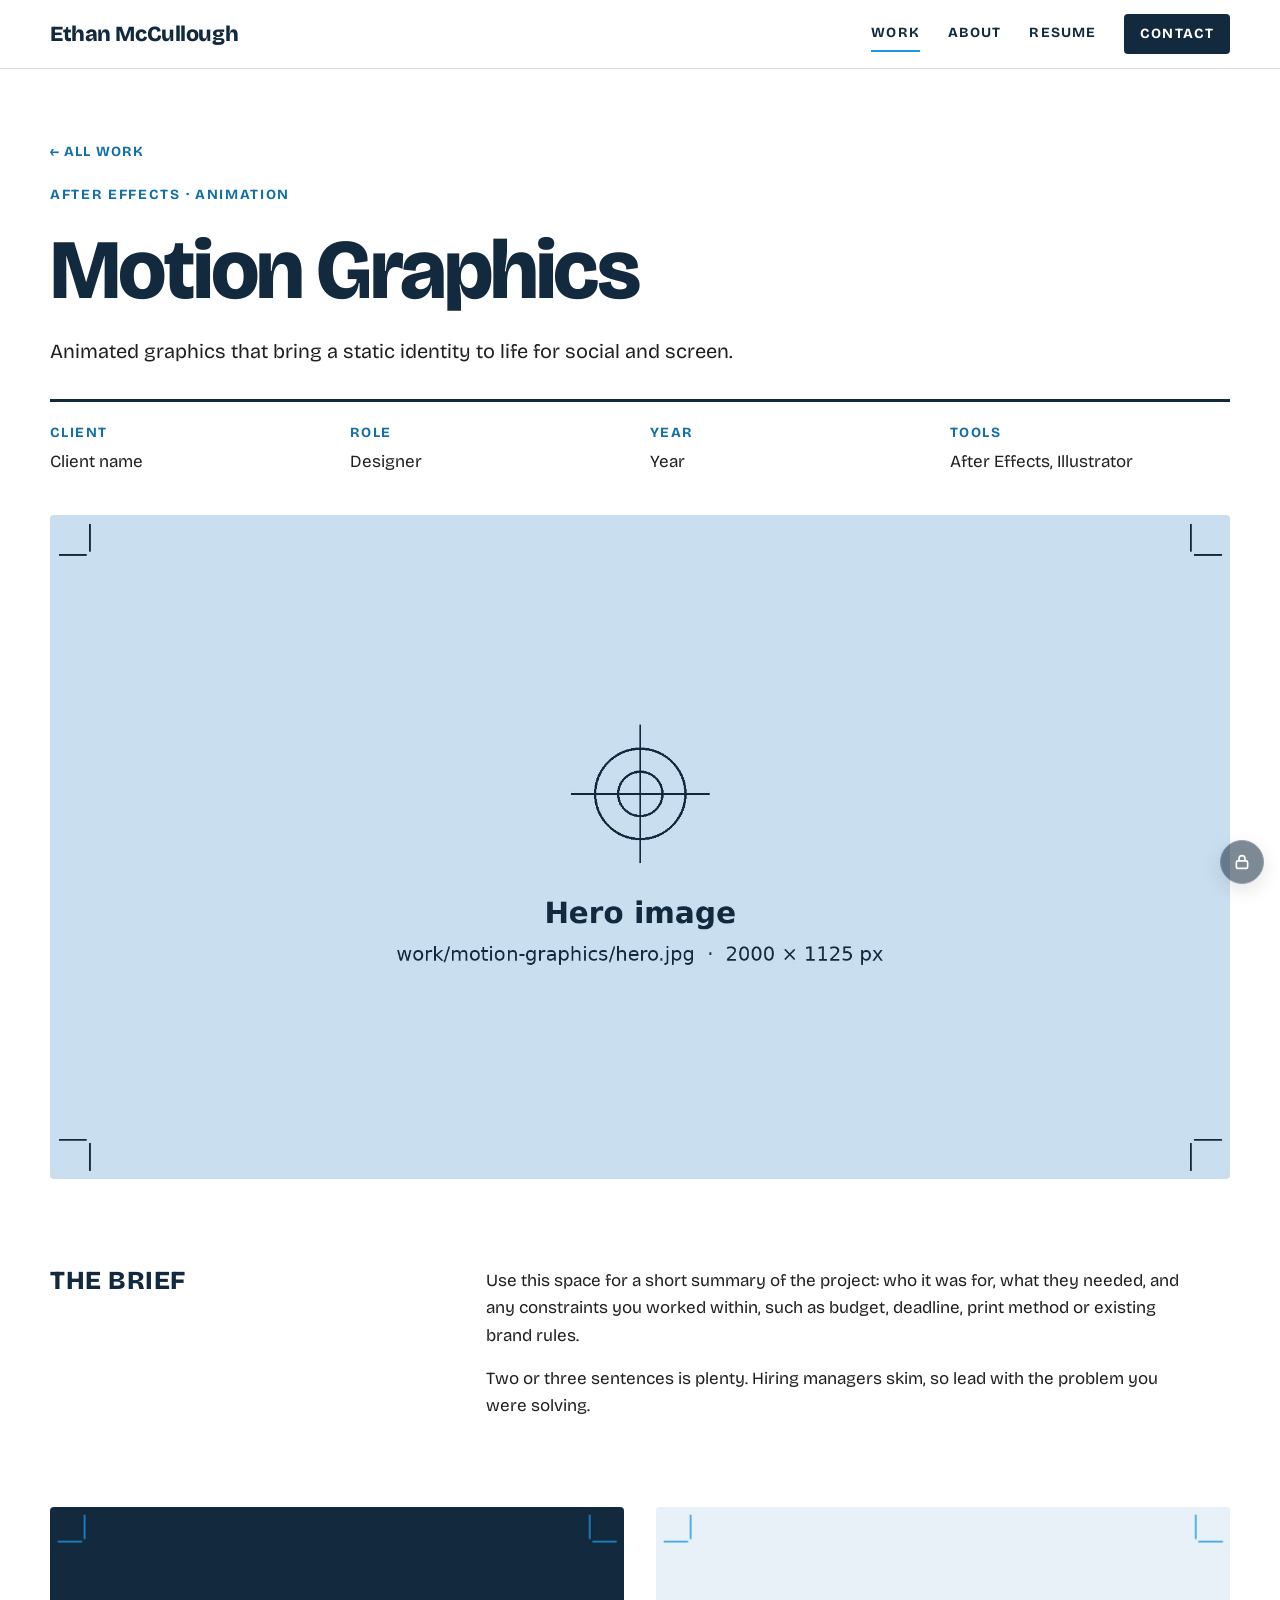
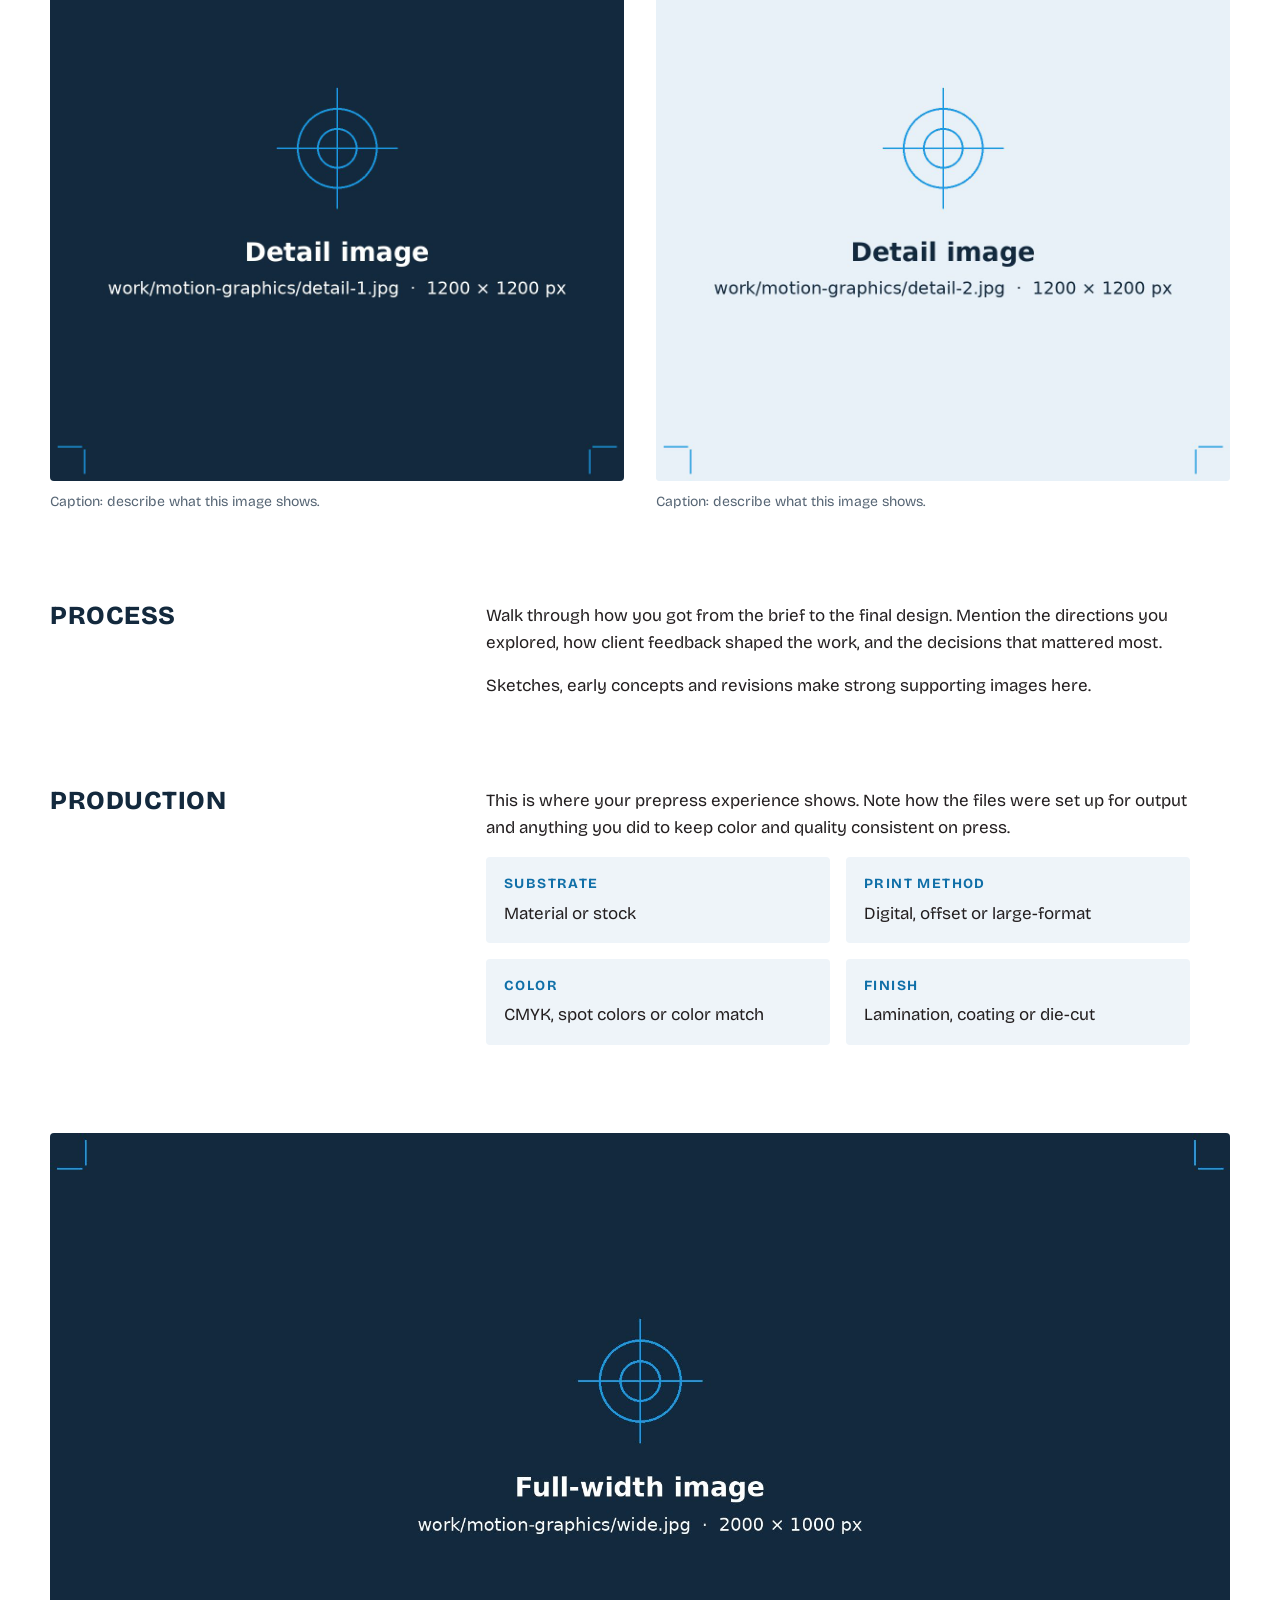
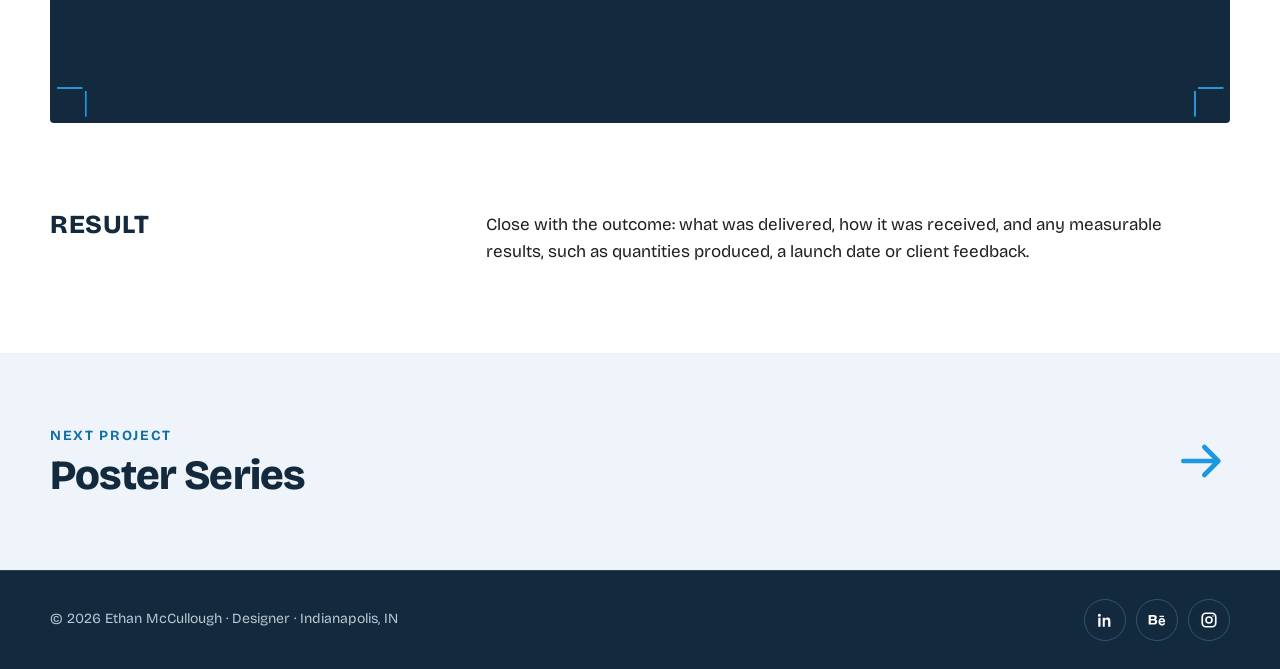
<file: work/motion-graphics.html>
<!doctype html>
<html lang="en">
<head>
  <meta charset="utf-8">
  <meta name="viewport" content="width=device-width, initial-scale=1, viewport-fit=cover">
  <title>Motion Graphics · Ethan McCullough</title>
  <meta name="description" content="Animated graphics that bring a static identity to life for social and screen.">
  <meta property="og:title" content="Motion Graphics · Ethan McCullough">
  <meta property="og:description" content="Animated graphics that bring a static identity to life for social and screen.">
  <meta property="og:type" content="website">
  <meta property="og:image" content="../assets/img/og-image.jpg">
  <meta name="theme-color" content="#13293d">
  <link rel="icon" href="../favicon.svg" type="image/svg+xml">
  <link rel="preconnect" href="https://fonts.googleapis.com">
  <link rel="preconnect" href="https://fonts.gstatic.com" crossorigin>
  <link rel="stylesheet" href="https://fonts.googleapis.com/css2?family=Bricolage+Grotesque:opsz,wght@12..96,300;12..96,400;12..96,700;12..96,800&display=swap">
  <link rel="stylesheet" href="../assets/css/style.css">
</head>
<body>
<a class="skip" href="#main">Skip to content</a>
<!-- ===== [TOPBAR] ===== -->
<header class="site-header" data-nickname="Topbar">
  <div class="wrap">
    <a class="wordmark" href="../index.html">Ethan McCullough</a>
    <button class="menu-btn" type="button" aria-expanded="false" aria-controls="site-nav">Menu</button>
    <nav class="nav" id="site-nav" aria-label="Main">
      <a href="../index.html#work" aria-current="page">Work</a>
      <a href="../index.html#about">About</a>
      <a href="../index.html#resume">Resume</a>
      <a class="nav-cta" href="../index.html#contact">Contact</a>
    </nav>
  </div>
</header>

<main id="main">
  <!-- PLACEHOLDER PROJECT: replace the text and the images in assets/img/work/motion-graphics/ -->
  <!-- ===== [CASE HEADER] ===== (title, tags and the Client/Role/Year/Tools row) -->
  <section class="wrap project-head" data-nickname="Case Header">
    <a class="back" href="../index.html#work">← All work</a>
    <span class="eyebrow">After Effects · Animation</span>
    <h1 style="view-transition-name:title-motion-graphics">Motion Graphics</h1>
    <p class="lede">Animated graphics that bring a static identity to life for social and screen.</p>
    <dl class="meta">
      <div><dt>Client</dt><dd>Client name</dd></div>
      <div><dt>Role</dt><dd>Designer</dd></div>
      <div><dt>Year</dt><dd>Year</dd></div>
      <div><dt>Tools</dt><dd>After Effects, Illustrator</dd></div>
    </dl>
  </section>

  <div class="wrap">
    <!-- ===== [COVER SHOT] ===== -->
    <figure class="figure" data-nickname="Cover Shot"><div class="frame-box" data-frame style="aspect-ratio:2000/1125;view-transition-name:cover-motion-graphics"><img src="../assets/img/work/motion-graphics/hero.jpg" alt="Motion Graphics hero image" width="2000" height="1125"></div></figure>
  </div>

  <div class="wrap project-body">
    <!-- ===== [BRIEF] ===== -->
    <section class="text-split" data-nickname="Brief">
      <h2>The Brief</h2>
      <div class="copy">
        <p>Use this space for a short summary of the project: who it was for, what they needed, and any constraints you worked within, such as budget, deadline, print method or existing brand rules.</p>
        <p>Two or three sentences is plenty. Hiring managers skim, so lead with the problem you were solving.</p>
      </div>
    </section>

    <!-- ===== [DETAIL PAIR] ===== -->
    <div class="two-up" data-nickname="Detail Pair">
      <figure class="figure"><div class="frame-box" data-frame style="aspect-ratio:1200/1200"><img src="../assets/img/work/motion-graphics/detail-1.jpg" alt="Motion Graphics detail" width="1200" height="1200" loading="lazy"></div><figcaption>Caption: describe what this image shows.</figcaption></figure>
      <figure class="figure"><div class="frame-box" data-frame style="aspect-ratio:1200/1200"><img src="../assets/img/work/motion-graphics/detail-2.jpg" alt="Motion Graphics detail" width="1200" height="1200" loading="lazy"></div><figcaption>Caption: describe what this image shows.</figcaption></figure>
    </div>

    <!-- ===== [PROCESS] ===== -->
    <section class="text-split" data-nickname="Process">
      <h2>Process</h2>
      <div class="copy">
        <p>Walk through how you got from the brief to the final design. Mention the directions you explored, how client feedback shaped the work, and the decisions that mattered most.</p>
        <p>Sketches, early concepts and revisions make strong supporting images here.</p>
      </div>
    </section>

    <!-- ===== [PRODUCTION SPECS] ===== -->
    <section class="text-split" data-nickname="Production Specs">
      <h2>Production</h2>
      <div class="copy">
        <p>This is where your prepress experience shows. Note how the files were set up for output and anything you did to keep color and quality consistent on press.</p>
        <ul class="specs">
          <li><b>Substrate</b>Material or stock</li>
          <li><b>Print method</b>Digital, offset or large-format</li>
          <li><b>Color</b>CMYK, spot colors or color match</li>
          <li><b>Finish</b>Lamination, coating or die-cut</li>
        </ul>
      </div>
    </section>

    <!-- ===== [WIDE SHOT] ===== -->
    <figure class="figure" data-nickname="Wide Shot"><div class="frame-box" data-frame style="aspect-ratio:2000/1000"><img src="../assets/img/work/motion-graphics/wide.jpg" alt="Motion Graphics final result" width="2000" height="1000" loading="lazy"></div></figure>

    <!-- ===== [RESULT] ===== -->
    <section class="text-split" data-nickname="Result">
      <h2>Result</h2>
      <div class="copy">
        <p>Close with the outcome: what was delivered, how it was received, and any measurable results, such as quantities produced, a launch date or client feedback.</p>
      </div>
    </section>
  </div>

  <!-- ===== [NEXT UP] ===== -->
  <section class="next-project" data-nickname="Next Up">
    <div class="wrap">
      <a href="poster-series.html">
        <div><span class="eyebrow">Next project</span><strong>Poster Series</strong></div>
        <svg width="56" height="56" viewBox="0 0 24 24" fill="none" stroke="currentColor" stroke-width="2" stroke-linecap="round" stroke-linejoin="round" aria-hidden="true"><path d="M4 12h15M13 6l6 6-6 6"/></svg>
      </a>
    </div>
  </section>
</main>
<!-- ===== [FOOTER] ===== -->
<footer class="site-footer" data-nickname="Footer">
  <div class="wrap">
    <p>© <span data-year>2026</span> Ethan McCullough · Designer · Indianapolis, IN</p>
    <ul class="socials">
      <li><a href="#" aria-label="LinkedIn" target="_blank" rel="noopener"><svg width="18" height="18" viewBox="0 0 24 24" fill="currentColor" aria-hidden="true"><path d="M4.5 3.5a2 2 0 1 1 0 4 2 2 0 0 1 0-4ZM3 9h3v12H3V9Zm6 0h2.9v1.7h.1c.4-.8 1.4-1.9 3.2-1.9 3.4 0 4 2.2 4 5.1V21h-3v-6.2c0-1.5 0-3.4-2.1-3.4s-2.4 1.6-2.4 3.3V21H9V9Z"/></svg></a></li>
      <li><a href="#" aria-label="Behance" target="_blank" rel="noopener"><svg width="20" height="20" viewBox="0 0 24 24" fill="currentColor" aria-hidden="true"><path d="M2 6h6.2c2.2 0 3.6 1.1 3.6 2.9 0 1.2-.6 2-1.6 2.4 1.4.4 2.1 1.4 2.1 2.8 0 2.2-1.7 3.4-4.1 3.4H2V6Zm2.6 2.1v2.6h3.1c.9 0 1.4-.5 1.4-1.3s-.5-1.3-1.4-1.3H4.6Zm0 4.6v3h3.4c1 0 1.6-.6 1.6-1.5s-.6-1.5-1.6-1.5H4.6ZM15 7h5.5v1.4H15V7Zm2.8 2.7c2.6 0 4 1.8 4 4.5v.6h-5.8c.1 1.3.9 2 2 2 .8 0 1.4-.4 1.6-1h2.1c-.4 1.8-1.9 2.9-3.8 2.9-2.5 0-4.1-1.7-4.1-4.5s1.6-4.5 4-4.5Zm1.8 3.6c-.1-1.1-.8-1.8-1.8-1.8s-1.7.7-1.8 1.8h3.6Z"/></svg></a></li>
      <li><a href="#" aria-label="Instagram" target="_blank" rel="noopener"><svg width="18" height="18" viewBox="0 0 24 24" fill="none" stroke="currentColor" stroke-width="2.2" aria-hidden="true"><rect x="3" y="3" width="18" height="18" rx="5"/><circle cx="12" cy="12" r="4"/><circle cx="17.4" cy="6.6" r="1" fill="currentColor" stroke="none"/></svg></a></li>
    </ul>
  </div>
</footer>
<script src="../assets/js/main.js"></script>
<script src="../assets/js/admin.js"></script>
</body>
</html>
</file>
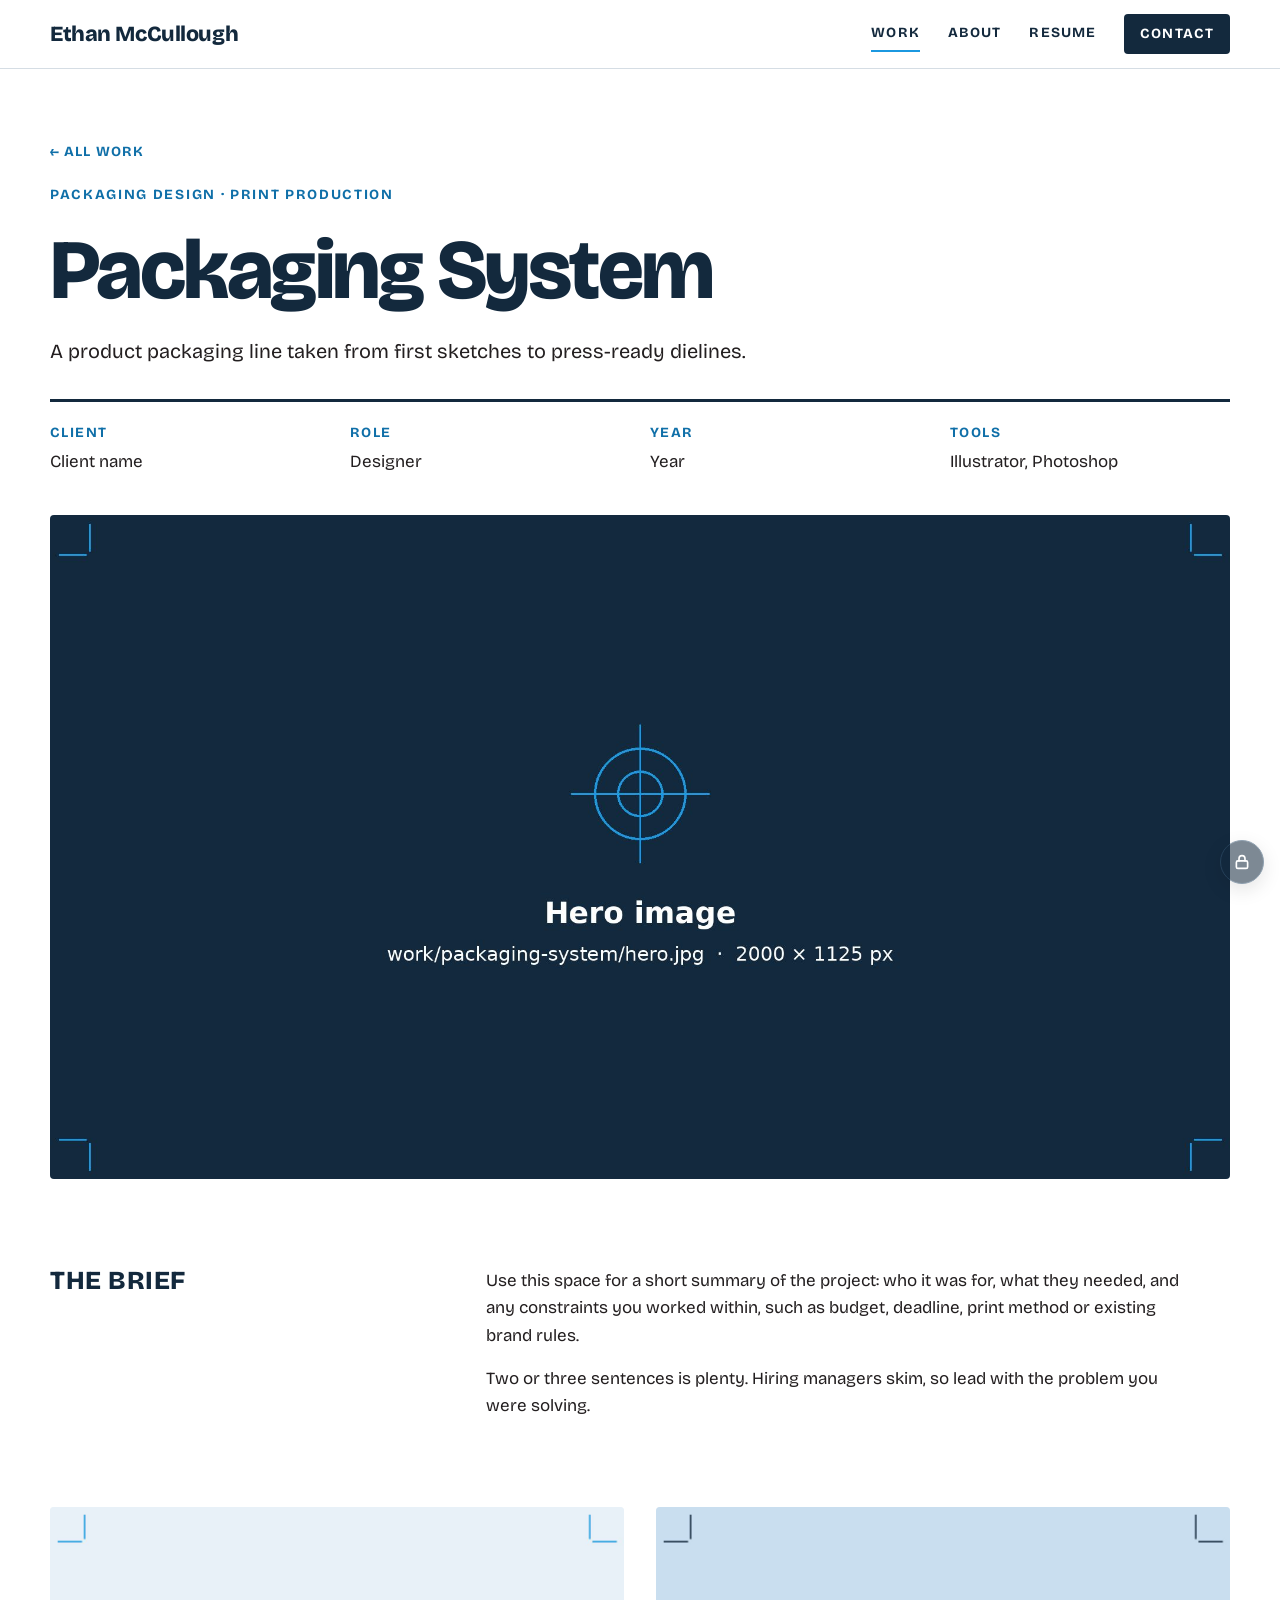
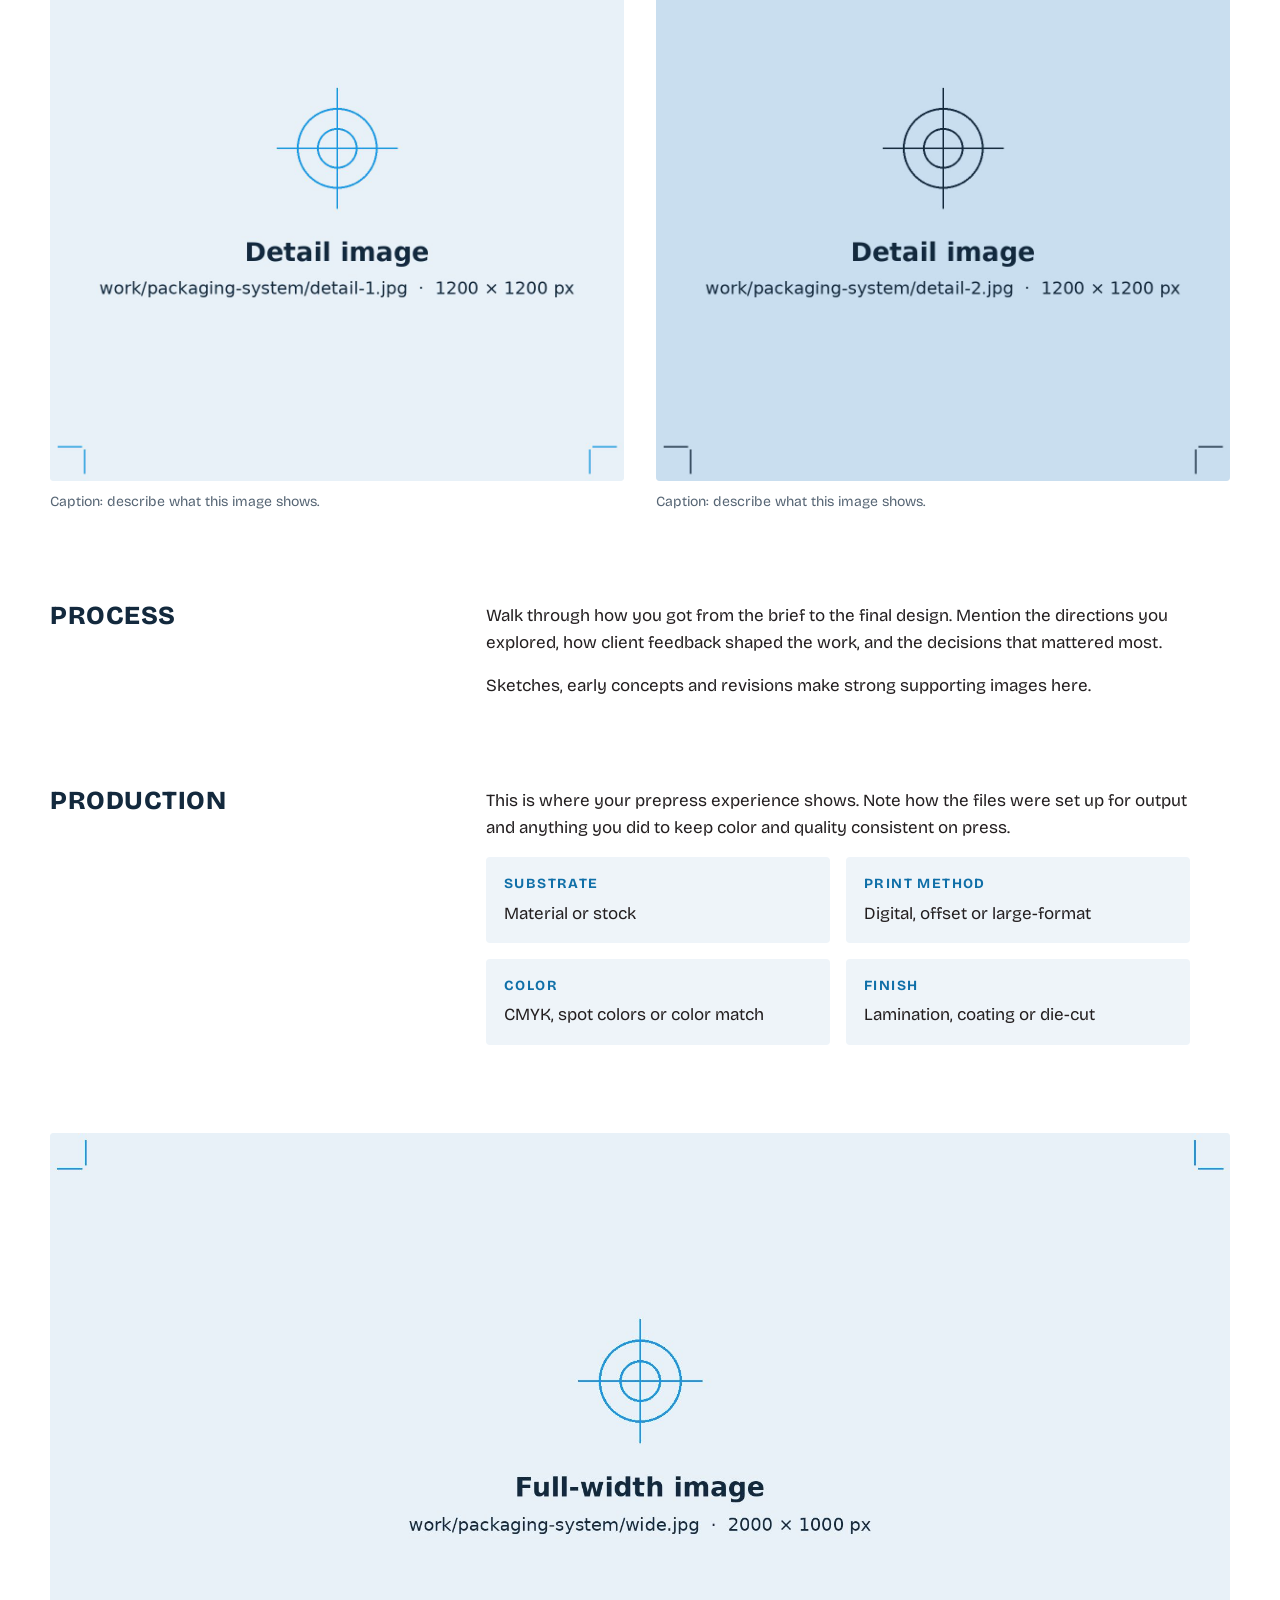
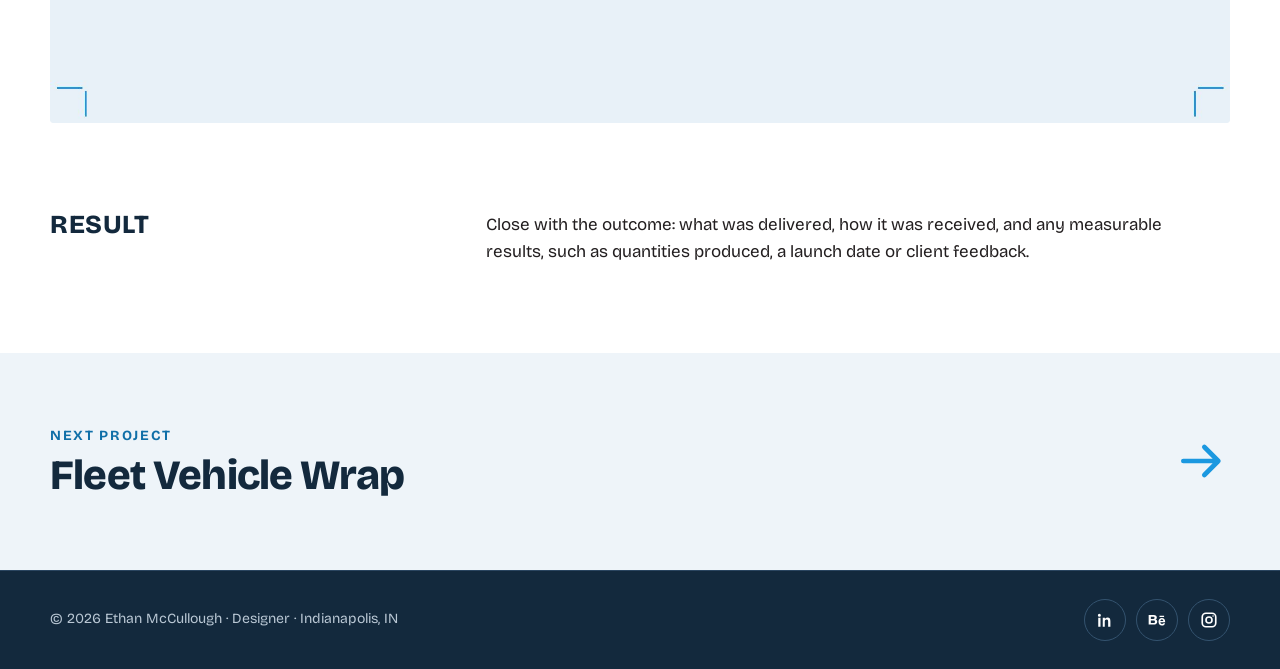
<file: work/packaging-system.html>
<!doctype html>
<html lang="en">
<head>
  <meta charset="utf-8">
  <meta name="viewport" content="width=device-width, initial-scale=1, viewport-fit=cover">
  <title>Packaging System · Ethan McCullough</title>
  <meta name="description" content="A product packaging line taken from first sketches to press-ready dielines.">
  <meta property="og:title" content="Packaging System · Ethan McCullough">
  <meta property="og:description" content="A product packaging line taken from first sketches to press-ready dielines.">
  <meta property="og:type" content="website">
  <meta property="og:image" content="../assets/img/og-image.jpg">
  <meta name="theme-color" content="#13293d">
  <link rel="icon" href="../favicon.svg" type="image/svg+xml">
  <link rel="preconnect" href="https://fonts.googleapis.com">
  <link rel="preconnect" href="https://fonts.gstatic.com" crossorigin>
  <link rel="stylesheet" href="https://fonts.googleapis.com/css2?family=Bricolage+Grotesque:opsz,wght@12..96,300;12..96,400;12..96,700;12..96,800&display=swap">
  <link rel="stylesheet" href="../assets/css/style.css">
</head>
<body>
<a class="skip" href="#main">Skip to content</a>
<!-- ===== [TOPBAR] ===== -->
<header class="site-header" data-nickname="Topbar">
  <div class="wrap">
    <a class="wordmark" href="../index.html">Ethan McCullough</a>
    <button class="menu-btn" type="button" aria-expanded="false" aria-controls="site-nav">Menu</button>
    <nav class="nav" id="site-nav" aria-label="Main">
      <a href="../index.html#work" aria-current="page">Work</a>
      <a href="../index.html#about">About</a>
      <a href="../index.html#resume">Resume</a>
      <a class="nav-cta" href="../index.html#contact">Contact</a>
    </nav>
  </div>
</header>

<main id="main">
  <!-- PLACEHOLDER PROJECT: replace the text and the images in assets/img/work/packaging-system/ -->
  <!-- ===== [CASE HEADER] ===== (title, tags and the Client/Role/Year/Tools row) -->
  <section class="wrap project-head" data-nickname="Case Header">
    <a class="back" href="../index.html#work">← All work</a>
    <span class="eyebrow">Packaging Design · Print Production</span>
    <h1 style="view-transition-name:title-packaging-system">Packaging System</h1>
    <p class="lede">A product packaging line taken from first sketches to press-ready dielines.</p>
    <dl class="meta">
      <div><dt>Client</dt><dd>Client name</dd></div>
      <div><dt>Role</dt><dd>Designer</dd></div>
      <div><dt>Year</dt><dd>Year</dd></div>
      <div><dt>Tools</dt><dd>Illustrator, Photoshop</dd></div>
    </dl>
  </section>

  <div class="wrap">
    <!-- ===== [COVER SHOT] ===== -->
    <figure class="figure" data-nickname="Cover Shot"><div class="frame-box" data-frame style="aspect-ratio:2000/1125;view-transition-name:cover-packaging-system"><img src="../assets/img/work/packaging-system/hero.jpg" alt="Packaging System hero image" width="2000" height="1125"></div></figure>
  </div>

  <div class="wrap project-body">
    <!-- ===== [BRIEF] ===== -->
    <section class="text-split" data-nickname="Brief">
      <h2>The Brief</h2>
      <div class="copy">
        <p>Use this space for a short summary of the project: who it was for, what they needed, and any constraints you worked within, such as budget, deadline, print method or existing brand rules.</p>
        <p>Two or three sentences is plenty. Hiring managers skim, so lead with the problem you were solving.</p>
      </div>
    </section>

    <!-- ===== [DETAIL PAIR] ===== -->
    <div class="two-up" data-nickname="Detail Pair">
      <figure class="figure"><div class="frame-box" data-frame style="aspect-ratio:1200/1200"><img src="../assets/img/work/packaging-system/detail-1.jpg" alt="Packaging System detail" width="1200" height="1200" loading="lazy"></div><figcaption>Caption: describe what this image shows.</figcaption></figure>
      <figure class="figure"><div class="frame-box" data-frame style="aspect-ratio:1200/1200"><img src="../assets/img/work/packaging-system/detail-2.jpg" alt="Packaging System detail" width="1200" height="1200" loading="lazy"></div><figcaption>Caption: describe what this image shows.</figcaption></figure>
    </div>

    <!-- ===== [PROCESS] ===== -->
    <section class="text-split" data-nickname="Process">
      <h2>Process</h2>
      <div class="copy">
        <p>Walk through how you got from the brief to the final design. Mention the directions you explored, how client feedback shaped the work, and the decisions that mattered most.</p>
        <p>Sketches, early concepts and revisions make strong supporting images here.</p>
      </div>
    </section>

    <!-- ===== [PRODUCTION SPECS] ===== -->
    <section class="text-split" data-nickname="Production Specs">
      <h2>Production</h2>
      <div class="copy">
        <p>This is where your prepress experience shows. Note how the files were set up for output and anything you did to keep color and quality consistent on press.</p>
        <ul class="specs">
          <li><b>Substrate</b>Material or stock</li>
          <li><b>Print method</b>Digital, offset or large-format</li>
          <li><b>Color</b>CMYK, spot colors or color match</li>
          <li><b>Finish</b>Lamination, coating or die-cut</li>
        </ul>
      </div>
    </section>

    <!-- ===== [WIDE SHOT] ===== -->
    <figure class="figure" data-nickname="Wide Shot"><div class="frame-box" data-frame style="aspect-ratio:2000/1000"><img src="../assets/img/work/packaging-system/wide.jpg" alt="Packaging System final result" width="2000" height="1000" loading="lazy"></div></figure>

    <!-- ===== [RESULT] ===== -->
    <section class="text-split" data-nickname="Result">
      <h2>Result</h2>
      <div class="copy">
        <p>Close with the outcome: what was delivered, how it was received, and any measurable results, such as quantities produced, a launch date or client feedback.</p>
      </div>
    </section>
  </div>

  <!-- ===== [NEXT UP] ===== -->
  <section class="next-project" data-nickname="Next Up">
    <div class="wrap">
      <a href="vehicle-wrap.html">
        <div><span class="eyebrow">Next project</span><strong>Fleet Vehicle Wrap</strong></div>
        <svg width="56" height="56" viewBox="0 0 24 24" fill="none" stroke="currentColor" stroke-width="2" stroke-linecap="round" stroke-linejoin="round" aria-hidden="true"><path d="M4 12h15M13 6l6 6-6 6"/></svg>
      </a>
    </div>
  </section>
</main>
<!-- ===== [FOOTER] ===== -->
<footer class="site-footer" data-nickname="Footer">
  <div class="wrap">
    <p>© <span data-year>2026</span> Ethan McCullough · Designer · Indianapolis, IN</p>
    <ul class="socials">
      <li><a href="#" aria-label="LinkedIn" target="_blank" rel="noopener"><svg width="18" height="18" viewBox="0 0 24 24" fill="currentColor" aria-hidden="true"><path d="M4.5 3.5a2 2 0 1 1 0 4 2 2 0 0 1 0-4ZM3 9h3v12H3V9Zm6 0h2.9v1.7h.1c.4-.8 1.4-1.9 3.2-1.9 3.4 0 4 2.2 4 5.1V21h-3v-6.2c0-1.5 0-3.4-2.1-3.4s-2.4 1.6-2.4 3.3V21H9V9Z"/></svg></a></li>
      <li><a href="#" aria-label="Behance" target="_blank" rel="noopener"><svg width="20" height="20" viewBox="0 0 24 24" fill="currentColor" aria-hidden="true"><path d="M2 6h6.2c2.2 0 3.6 1.1 3.6 2.9 0 1.2-.6 2-1.6 2.4 1.4.4 2.1 1.4 2.1 2.8 0 2.2-1.7 3.4-4.1 3.4H2V6Zm2.6 2.1v2.6h3.1c.9 0 1.4-.5 1.4-1.3s-.5-1.3-1.4-1.3H4.6Zm0 4.6v3h3.4c1 0 1.6-.6 1.6-1.5s-.6-1.5-1.6-1.5H4.6ZM15 7h5.5v1.4H15V7Zm2.8 2.7c2.6 0 4 1.8 4 4.5v.6h-5.8c.1 1.3.9 2 2 2 .8 0 1.4-.4 1.6-1h2.1c-.4 1.8-1.9 2.9-3.8 2.9-2.5 0-4.1-1.7-4.1-4.5s1.6-4.5 4-4.5Zm1.8 3.6c-.1-1.1-.8-1.8-1.8-1.8s-1.7.7-1.8 1.8h3.6Z"/></svg></a></li>
      <li><a href="#" aria-label="Instagram" target="_blank" rel="noopener"><svg width="18" height="18" viewBox="0 0 24 24" fill="none" stroke="currentColor" stroke-width="2.2" aria-hidden="true"><rect x="3" y="3" width="18" height="18" rx="5"/><circle cx="12" cy="12" r="4"/><circle cx="17.4" cy="6.6" r="1" fill="currentColor" stroke="none"/></svg></a></li>
    </ul>
  </div>
</footer>
<script src="../assets/js/main.js"></script>
<script src="../assets/js/admin.js"></script>
</body>
</html>
</file>
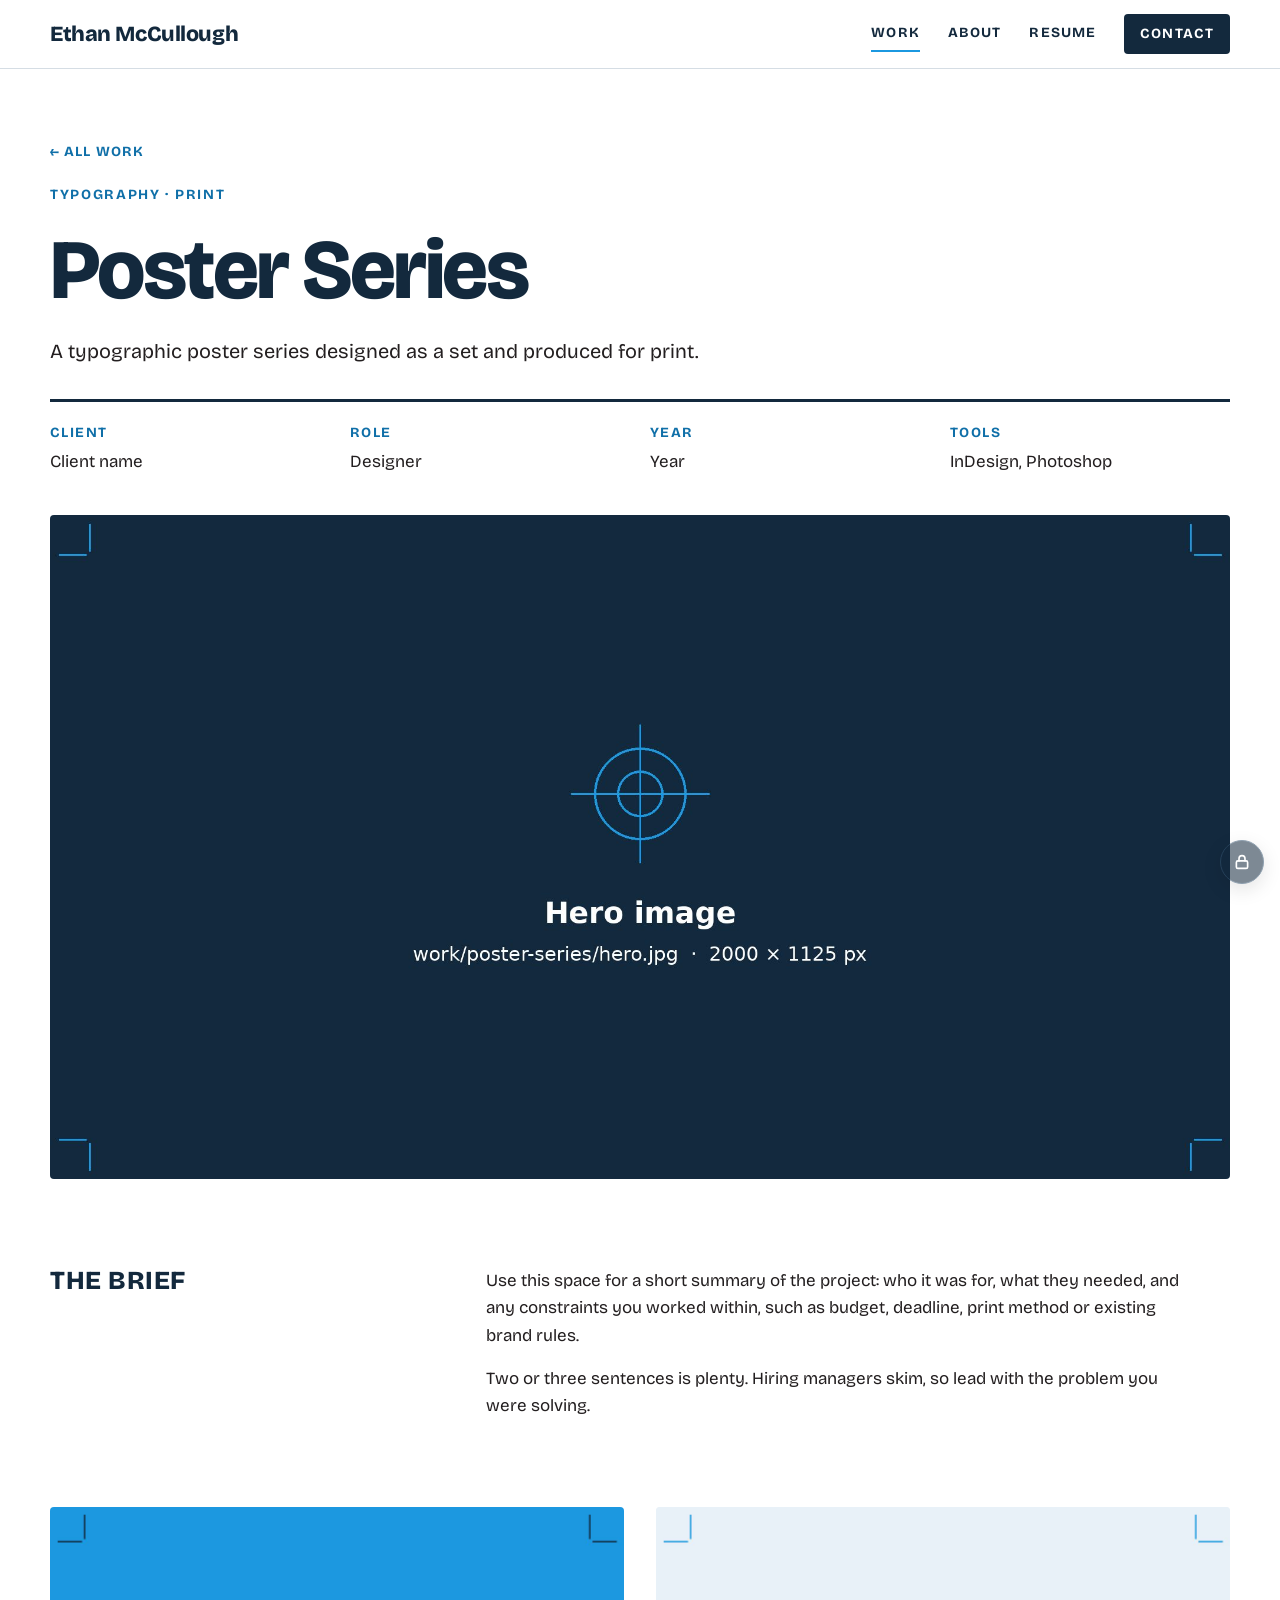
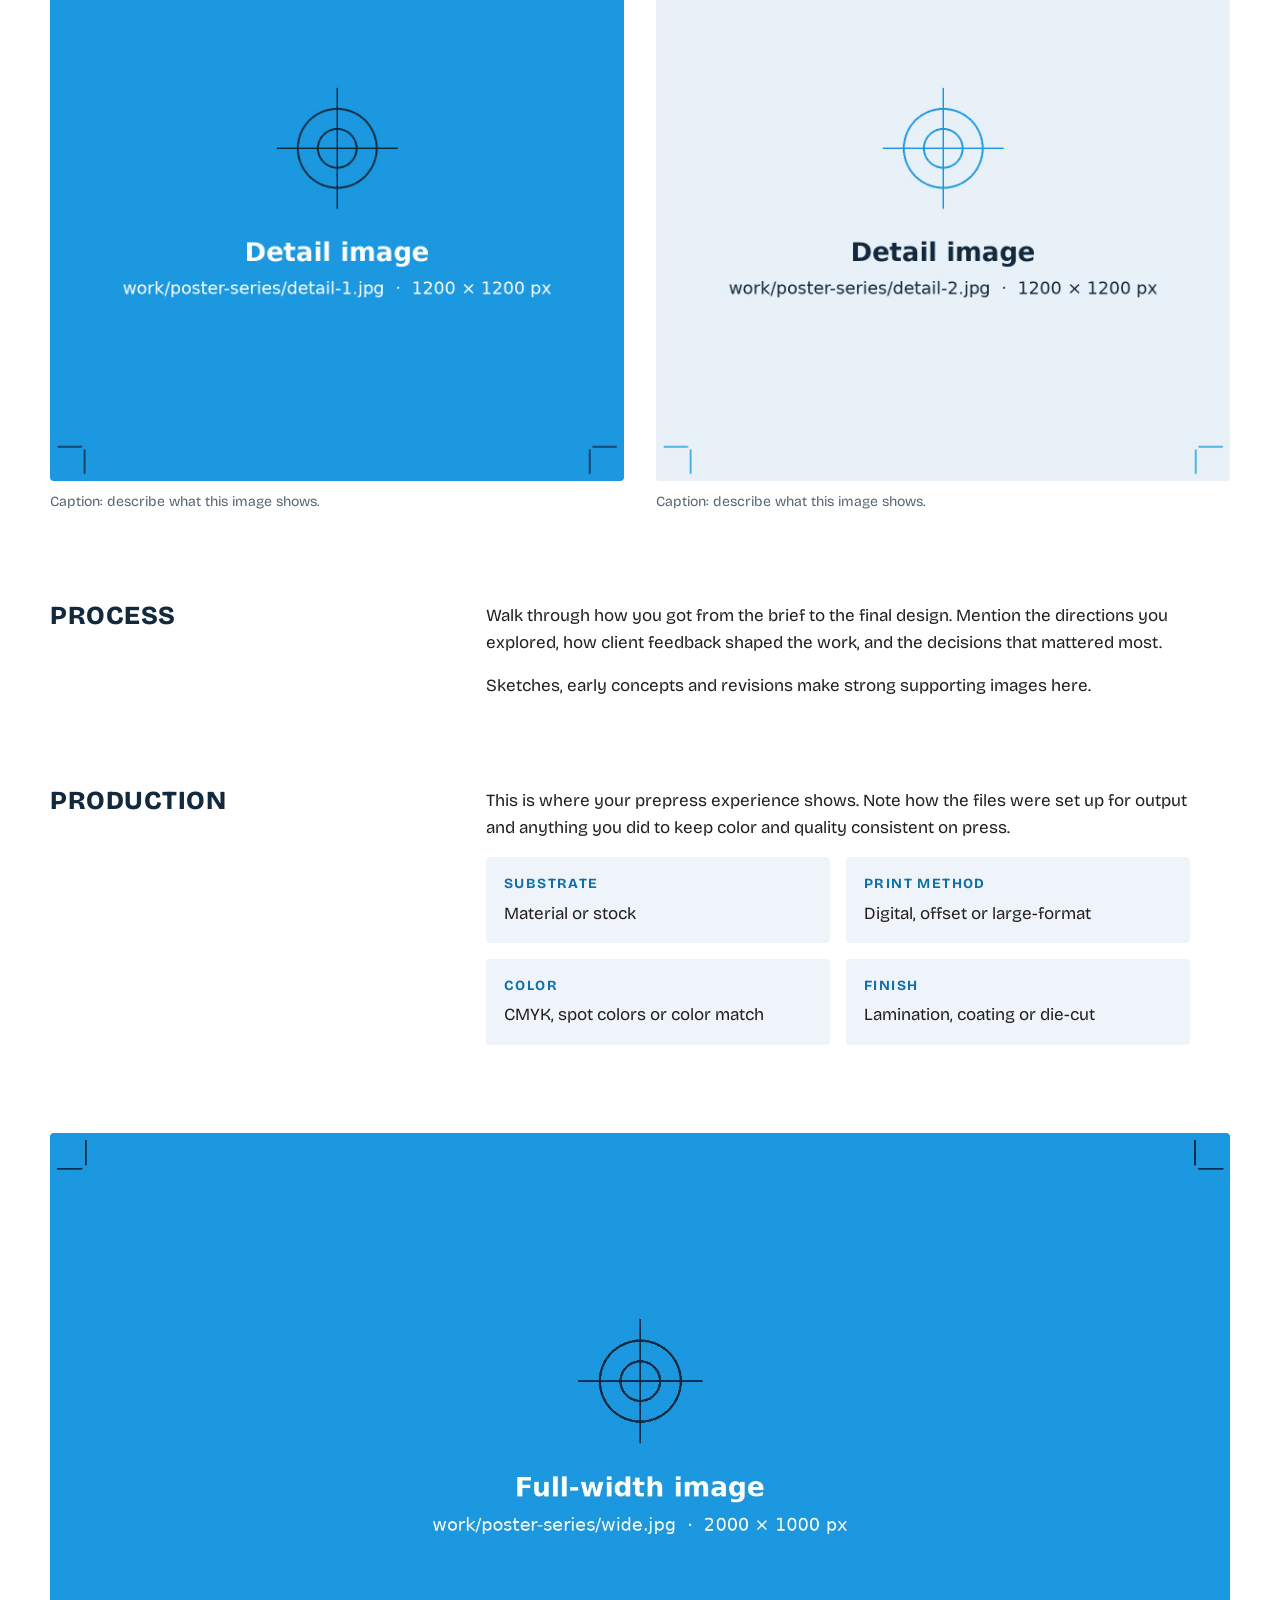
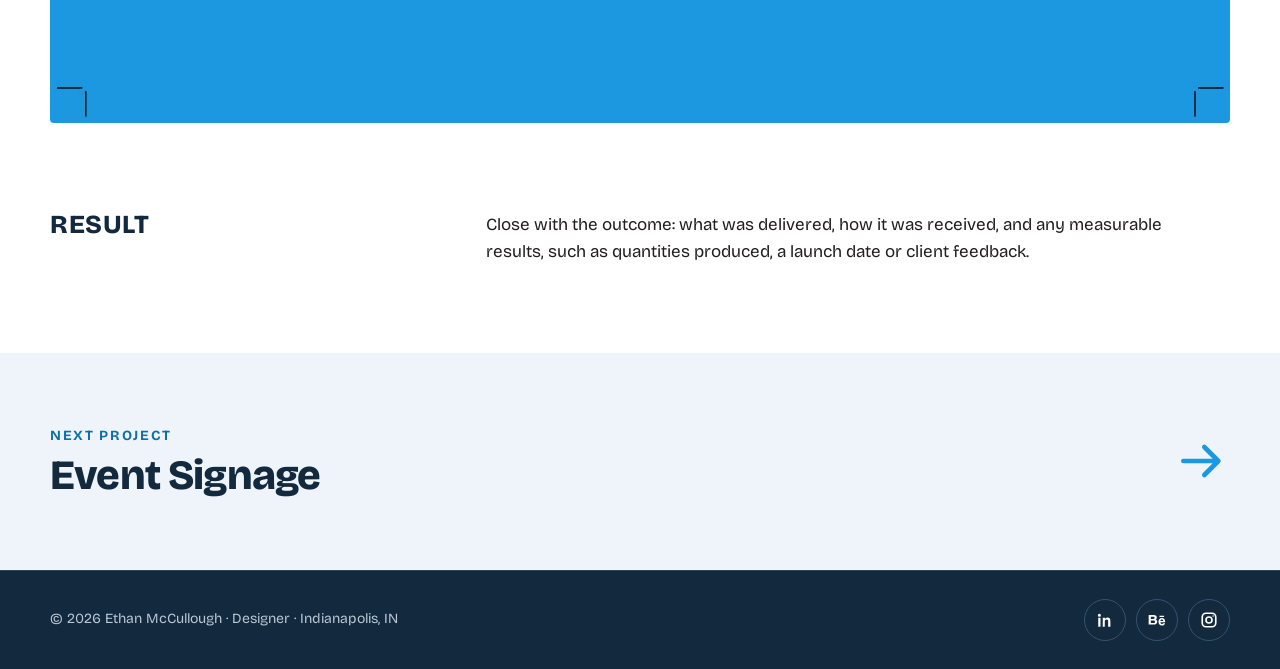
<file: work/poster-series.html>
<!doctype html>
<html lang="en">
<head>
  <meta charset="utf-8">
  <meta name="viewport" content="width=device-width, initial-scale=1, viewport-fit=cover">
  <title>Poster Series · Ethan McCullough</title>
  <meta name="description" content="A typographic poster series designed as a set and produced for print.">
  <meta property="og:title" content="Poster Series · Ethan McCullough">
  <meta property="og:description" content="A typographic poster series designed as a set and produced for print.">
  <meta property="og:type" content="website">
  <meta property="og:image" content="../assets/img/og-image.jpg">
  <meta name="theme-color" content="#13293d">
  <link rel="icon" href="../favicon.svg" type="image/svg+xml">
  <link rel="preconnect" href="https://fonts.googleapis.com">
  <link rel="preconnect" href="https://fonts.gstatic.com" crossorigin>
  <link rel="stylesheet" href="https://fonts.googleapis.com/css2?family=Bricolage+Grotesque:opsz,wght@12..96,300;12..96,400;12..96,700;12..96,800&display=swap">
  <link rel="stylesheet" href="../assets/css/style.css">
</head>
<body>
<a class="skip" href="#main">Skip to content</a>
<!-- ===== [TOPBAR] ===== -->
<header class="site-header" data-nickname="Topbar">
  <div class="wrap">
    <a class="wordmark" href="../index.html">Ethan McCullough</a>
    <button class="menu-btn" type="button" aria-expanded="false" aria-controls="site-nav">Menu</button>
    <nav class="nav" id="site-nav" aria-label="Main">
      <a href="../index.html#work" aria-current="page">Work</a>
      <a href="../index.html#about">About</a>
      <a href="../index.html#resume">Resume</a>
      <a class="nav-cta" href="../index.html#contact">Contact</a>
    </nav>
  </div>
</header>

<main id="main">
  <!-- PLACEHOLDER PROJECT: replace the text and the images in assets/img/work/poster-series/ -->
  <!-- ===== [CASE HEADER] ===== (title, tags and the Client/Role/Year/Tools row) -->
  <section class="wrap project-head" data-nickname="Case Header">
    <a class="back" href="../index.html#work">← All work</a>
    <span class="eyebrow">Typography · Print</span>
    <h1 style="view-transition-name:title-poster-series">Poster Series</h1>
    <p class="lede">A typographic poster series designed as a set and produced for print.</p>
    <dl class="meta">
      <div><dt>Client</dt><dd>Client name</dd></div>
      <div><dt>Role</dt><dd>Designer</dd></div>
      <div><dt>Year</dt><dd>Year</dd></div>
      <div><dt>Tools</dt><dd>InDesign, Photoshop</dd></div>
    </dl>
  </section>

  <div class="wrap">
    <!-- ===== [COVER SHOT] ===== -->
    <figure class="figure" data-nickname="Cover Shot"><div class="frame-box" data-frame style="aspect-ratio:2000/1125;view-transition-name:cover-poster-series"><img src="../assets/img/work/poster-series/hero.jpg" alt="Poster Series hero image" width="2000" height="1125"></div></figure>
  </div>

  <div class="wrap project-body">
    <!-- ===== [BRIEF] ===== -->
    <section class="text-split" data-nickname="Brief">
      <h2>The Brief</h2>
      <div class="copy">
        <p>Use this space for a short summary of the project: who it was for, what they needed, and any constraints you worked within, such as budget, deadline, print method or existing brand rules.</p>
        <p>Two or three sentences is plenty. Hiring managers skim, so lead with the problem you were solving.</p>
      </div>
    </section>

    <!-- ===== [DETAIL PAIR] ===== -->
    <div class="two-up" data-nickname="Detail Pair">
      <figure class="figure"><div class="frame-box" data-frame style="aspect-ratio:1200/1200"><img src="../assets/img/work/poster-series/detail-1.jpg" alt="Poster Series detail" width="1200" height="1200" loading="lazy"></div><figcaption>Caption: describe what this image shows.</figcaption></figure>
      <figure class="figure"><div class="frame-box" data-frame style="aspect-ratio:1200/1200"><img src="../assets/img/work/poster-series/detail-2.jpg" alt="Poster Series detail" width="1200" height="1200" loading="lazy"></div><figcaption>Caption: describe what this image shows.</figcaption></figure>
    </div>

    <!-- ===== [PROCESS] ===== -->
    <section class="text-split" data-nickname="Process">
      <h2>Process</h2>
      <div class="copy">
        <p>Walk through how you got from the brief to the final design. Mention the directions you explored, how client feedback shaped the work, and the decisions that mattered most.</p>
        <p>Sketches, early concepts and revisions make strong supporting images here.</p>
      </div>
    </section>

    <!-- ===== [PRODUCTION SPECS] ===== -->
    <section class="text-split" data-nickname="Production Specs">
      <h2>Production</h2>
      <div class="copy">
        <p>This is where your prepress experience shows. Note how the files were set up for output and anything you did to keep color and quality consistent on press.</p>
        <ul class="specs">
          <li><b>Substrate</b>Material or stock</li>
          <li><b>Print method</b>Digital, offset or large-format</li>
          <li><b>Color</b>CMYK, spot colors or color match</li>
          <li><b>Finish</b>Lamination, coating or die-cut</li>
        </ul>
      </div>
    </section>

    <!-- ===== [WIDE SHOT] ===== -->
    <figure class="figure" data-nickname="Wide Shot"><div class="frame-box" data-frame style="aspect-ratio:2000/1000"><img src="../assets/img/work/poster-series/wide.jpg" alt="Poster Series final result" width="2000" height="1000" loading="lazy"></div></figure>

    <!-- ===== [RESULT] ===== -->
    <section class="text-split" data-nickname="Result">
      <h2>Result</h2>
      <div class="copy">
        <p>Close with the outcome: what was delivered, how it was received, and any measurable results, such as quantities produced, a launch date or client feedback.</p>
      </div>
    </section>
  </div>

  <!-- ===== [NEXT UP] ===== -->
  <section class="next-project" data-nickname="Next Up">
    <div class="wrap">
      <a href="event-signage.html">
        <div><span class="eyebrow">Next project</span><strong>Event Signage</strong></div>
        <svg width="56" height="56" viewBox="0 0 24 24" fill="none" stroke="currentColor" stroke-width="2" stroke-linecap="round" stroke-linejoin="round" aria-hidden="true"><path d="M4 12h15M13 6l6 6-6 6"/></svg>
      </a>
    </div>
  </section>
</main>
<!-- ===== [FOOTER] ===== -->
<footer class="site-footer" data-nickname="Footer">
  <div class="wrap">
    <p>© <span data-year>2026</span> Ethan McCullough · Designer · Indianapolis, IN</p>
    <ul class="socials">
      <li><a href="#" aria-label="LinkedIn" target="_blank" rel="noopener"><svg width="18" height="18" viewBox="0 0 24 24" fill="currentColor" aria-hidden="true"><path d="M4.5 3.5a2 2 0 1 1 0 4 2 2 0 0 1 0-4ZM3 9h3v12H3V9Zm6 0h2.9v1.7h.1c.4-.8 1.4-1.9 3.2-1.9 3.4 0 4 2.2 4 5.1V21h-3v-6.2c0-1.5 0-3.4-2.1-3.4s-2.4 1.6-2.4 3.3V21H9V9Z"/></svg></a></li>
      <li><a href="#" aria-label="Behance" target="_blank" rel="noopener"><svg width="20" height="20" viewBox="0 0 24 24" fill="currentColor" aria-hidden="true"><path d="M2 6h6.2c2.2 0 3.6 1.1 3.6 2.9 0 1.2-.6 2-1.6 2.4 1.4.4 2.1 1.4 2.1 2.8 0 2.2-1.7 3.4-4.1 3.4H2V6Zm2.6 2.1v2.6h3.1c.9 0 1.4-.5 1.4-1.3s-.5-1.3-1.4-1.3H4.6Zm0 4.6v3h3.4c1 0 1.6-.6 1.6-1.5s-.6-1.5-1.6-1.5H4.6ZM15 7h5.5v1.4H15V7Zm2.8 2.7c2.6 0 4 1.8 4 4.5v.6h-5.8c.1 1.3.9 2 2 2 .8 0 1.4-.4 1.6-1h2.1c-.4 1.8-1.9 2.9-3.8 2.9-2.5 0-4.1-1.7-4.1-4.5s1.6-4.5 4-4.5Zm1.8 3.6c-.1-1.1-.8-1.8-1.8-1.8s-1.7.7-1.8 1.8h3.6Z"/></svg></a></li>
      <li><a href="#" aria-label="Instagram" target="_blank" rel="noopener"><svg width="18" height="18" viewBox="0 0 24 24" fill="none" stroke="currentColor" stroke-width="2.2" aria-hidden="true"><rect x="3" y="3" width="18" height="18" rx="5"/><circle cx="12" cy="12" r="4"/><circle cx="17.4" cy="6.6" r="1" fill="currentColor" stroke="none"/></svg></a></li>
    </ul>
  </div>
</footer>
<script src="../assets/js/main.js"></script>
<script src="../assets/js/admin.js"></script>
</body>
</html>
</file>
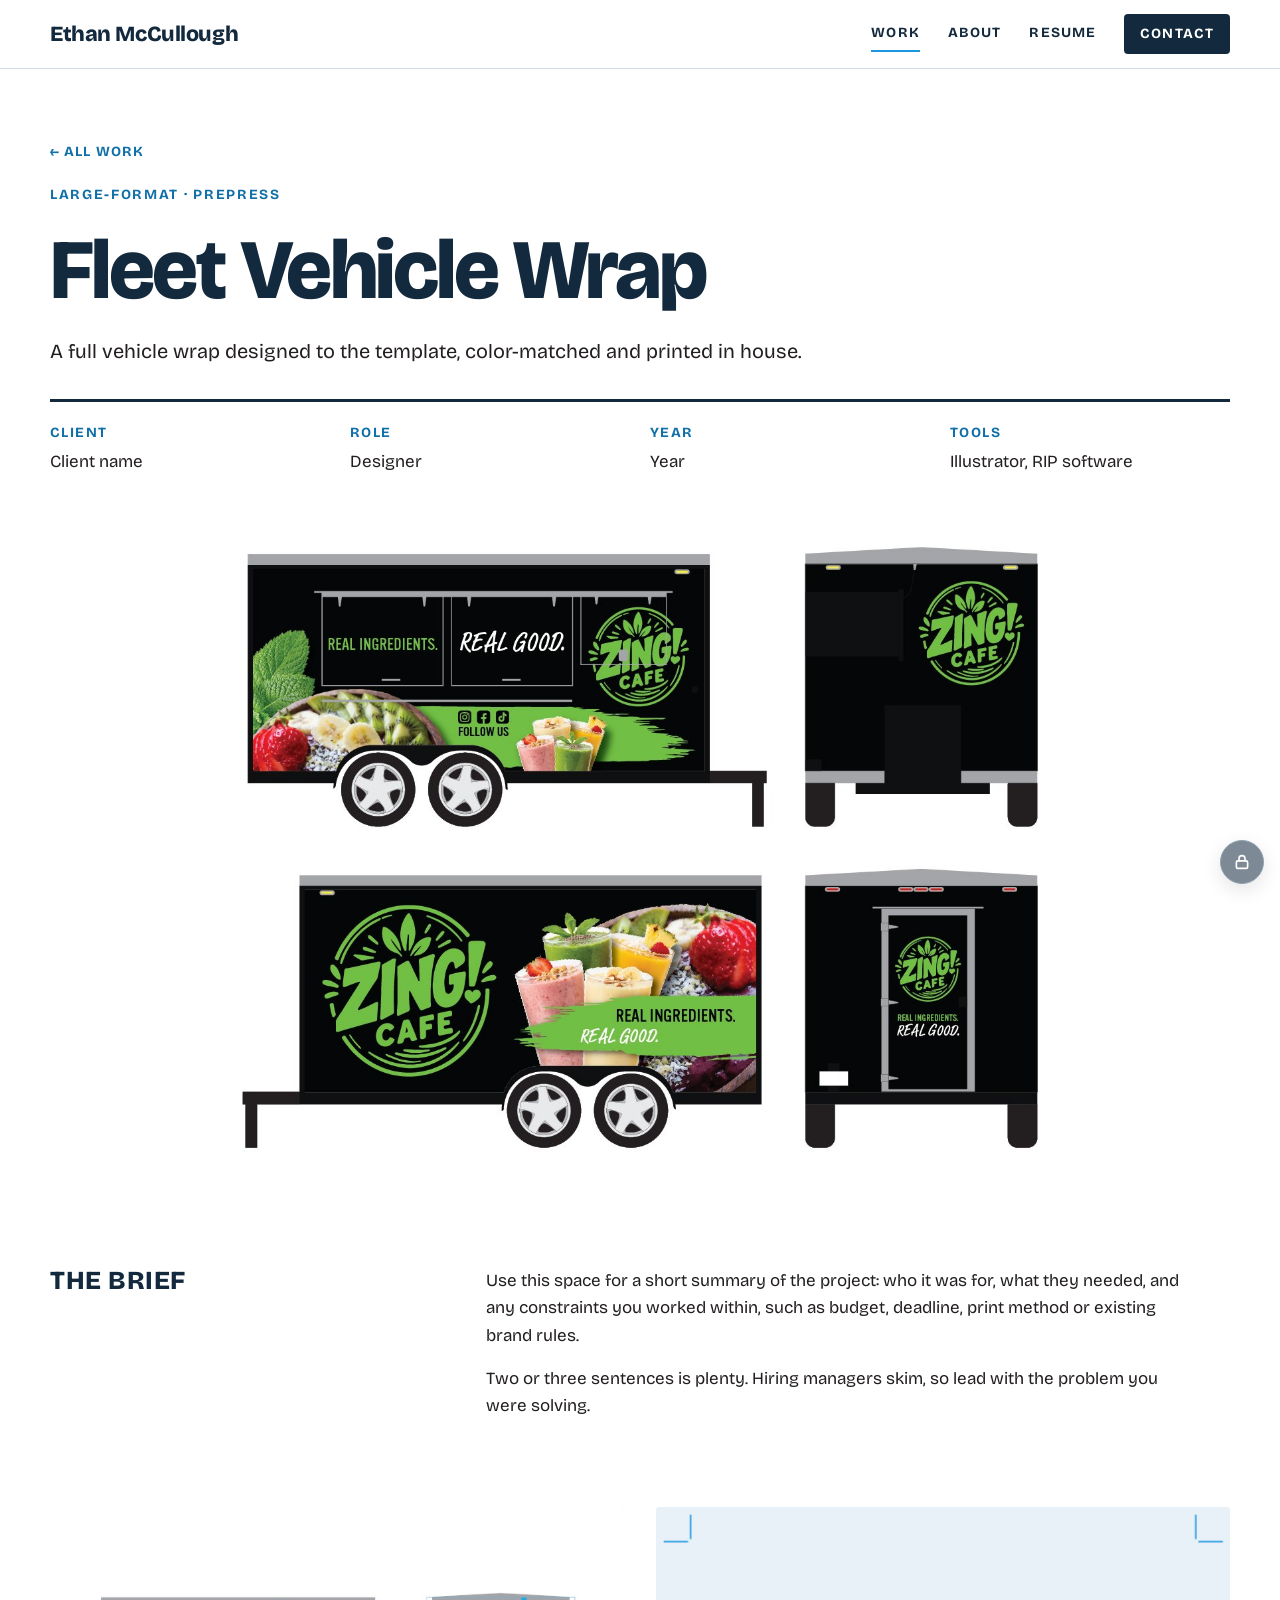
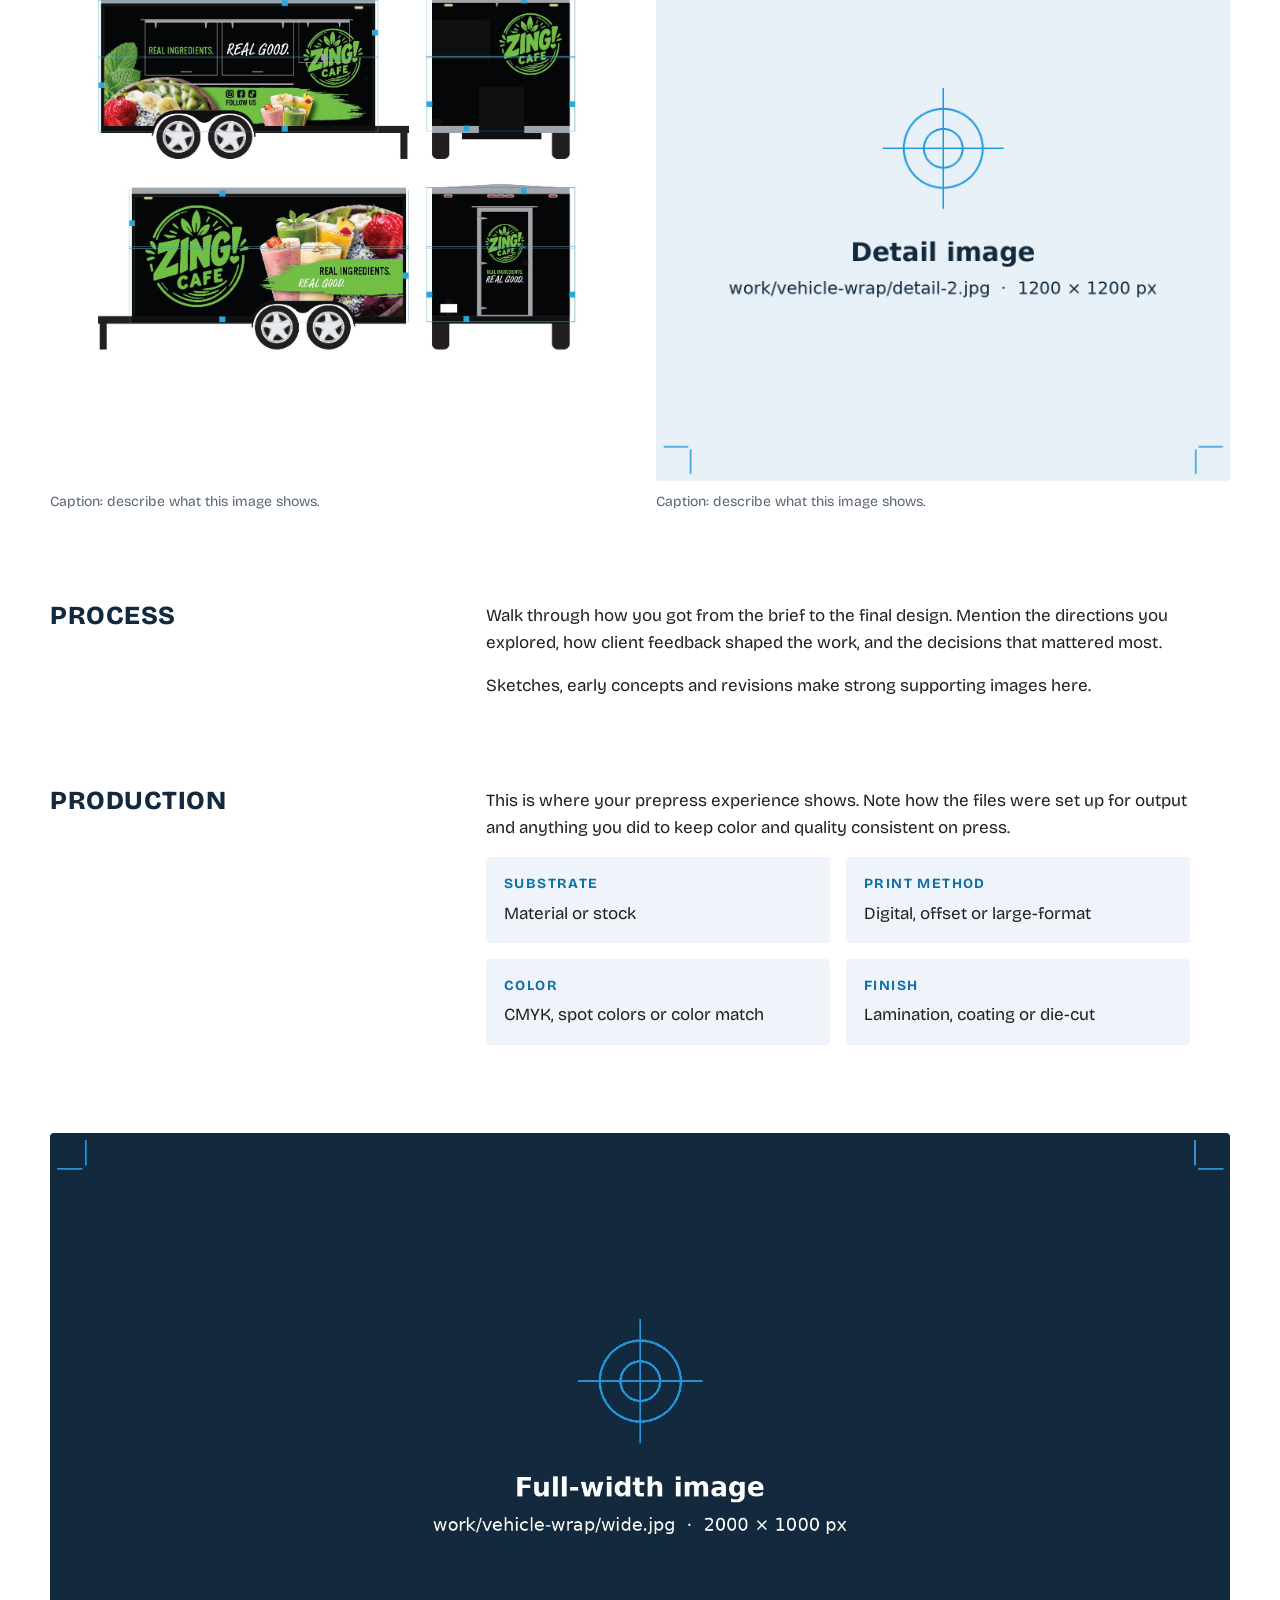
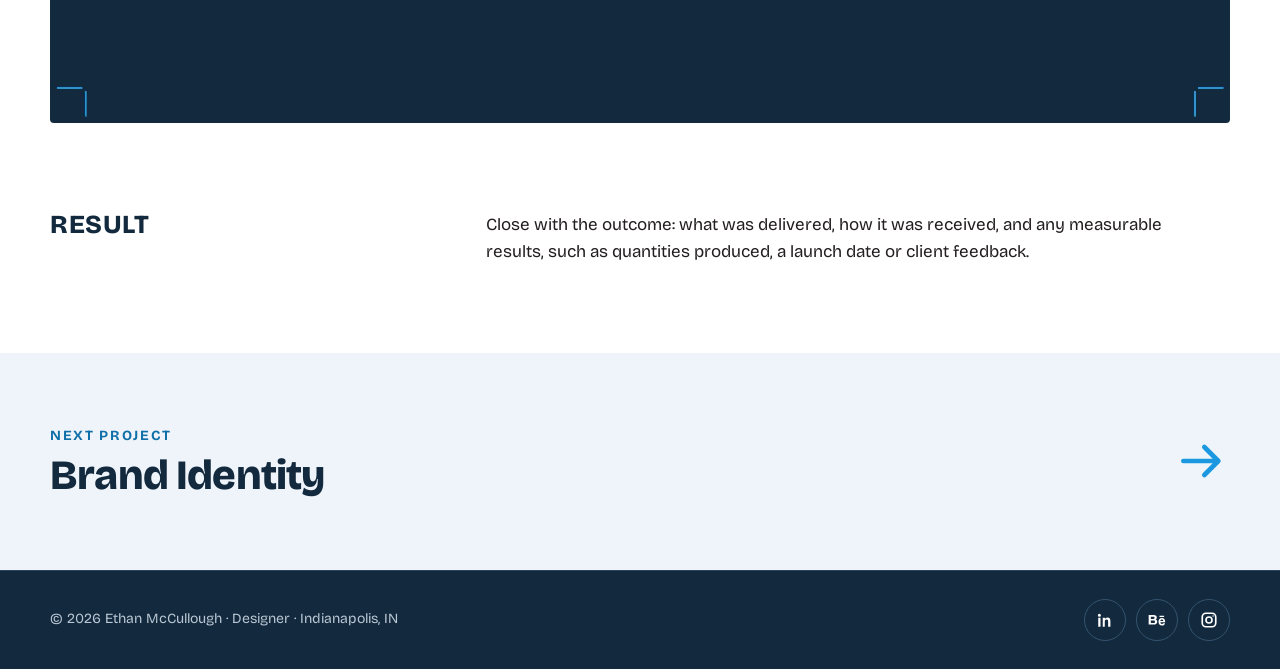
<file: work/vehicle-wrap.html>
<!doctype html>
<html lang="en">
<head>
  <meta charset="utf-8">
  <meta name="viewport" content="width=device-width, initial-scale=1, viewport-fit=cover">
  <title>Fleet Vehicle Wrap · Ethan McCullough</title>
  <meta name="description" content="A full vehicle wrap designed to the template, color-matched and printed in house.">
  <meta property="og:title" content="Fleet Vehicle Wrap · Ethan McCullough">
  <meta property="og:description" content="A full vehicle wrap designed to the template, color-matched and printed in house.">
  <meta property="og:type" content="website">
  <meta property="og:image" content="../assets/img/og-image.jpg">
  <meta name="theme-color" content="#13293d">
  <link rel="icon" href="../favicon.svg" type="image/svg+xml">
  <link rel="preconnect" href="https://fonts.googleapis.com">
  <link rel="preconnect" href="https://fonts.gstatic.com" crossorigin>
  <link rel="stylesheet" href="https://fonts.googleapis.com/css2?family=Bricolage+Grotesque:opsz,wght@12..96,300;12..96,400;12..96,700;12..96,800&display=swap">
  <link rel="stylesheet" href="../assets/css/style.css">
</head>
<body>
<a class="skip" href="#main">Skip to content</a>
<!-- ===== [TOPBAR] ===== -->
<header class="site-header" data-nickname="Topbar">
  <div class="wrap">
    <a class="wordmark" href="../index.html">Ethan McCullough</a>
    <button class="menu-btn" type="button" aria-expanded="false" aria-controls="site-nav">Menu</button>
    <nav class="nav" id="site-nav" aria-label="Main">
      <a href="../index.html#work" aria-current="page">Work</a>
      <a href="../index.html#about">About</a>
      <a href="../index.html#resume">Resume</a>
      <a class="nav-cta" href="../index.html#contact">Contact</a>
    </nav>
  </div>
</header>

<main id="main">
  <!-- PLACEHOLDER PROJECT: replace the text and the images in assets/img/work/vehicle-wrap/ -->
  <!-- ===== [CASE HEADER] ===== (title, tags and the Client/Role/Year/Tools row) -->
  <section class="wrap project-head" data-nickname="Case Header">
    <a class="back" href="../index.html#work">← All work</a>
    <span class="eyebrow">Large-Format · Prepress</span>
    <h1 style="view-transition-name:title-vehicle-wrap">Fleet Vehicle Wrap</h1>
    <p class="lede">A full vehicle wrap designed to the template, color-matched and printed in house.</p>
    <dl class="meta">
      <div><dt>Client</dt><dd>Client name</dd></div>
      <div><dt>Role</dt><dd>Designer</dd></div>
      <div><dt>Year</dt><dd>Year</dd></div>
      <div><dt>Tools</dt><dd>Illustrator, RIP software</dd></div>
    </dl>
  </section>

  <div class="wrap">
    <!-- ===== [COVER SHOT] ===== -->
    <figure class="figure" data-nickname="Cover Shot"><div class="frame-box" data-frame style="aspect-ratio:2000/1125;view-transition-name:cover-vehicle-wrap"><img src="../assets/img/work/vehicle-wrap/hero.jpg" alt="Fleet Vehicle Wrap hero image" width="2000" height="1125"></div></figure>
  </div>

  <div class="wrap project-body">
    <!-- ===== [BRIEF] ===== -->
    <section class="text-split" data-nickname="Brief">
      <h2>The Brief</h2>
      <div class="copy">
        <p>Use this space for a short summary of the project: who it was for, what they needed, and any constraints you worked within, such as budget, deadline, print method or existing brand rules.</p>
        <p>Two or three sentences is plenty. Hiring managers skim, so lead with the problem you were solving.</p>
      </div>
    </section>

    <!-- ===== [DETAIL PAIR] ===== -->
    <div class="two-up" data-nickname="Detail Pair">
      <figure class="figure"><div class="frame-box" data-frame style="aspect-ratio:1200/1200"><img src="../assets/img/work/vehicle-wrap/detail-1.jpg" alt="Fleet Vehicle Wrap detail" width="1200" height="1200" loading="lazy"></div><figcaption>Caption: describe what this image shows.</figcaption></figure>
      <figure class="figure"><div class="frame-box" data-frame style="aspect-ratio:1200/1200"><img src="../assets/img/work/vehicle-wrap/detail-2.jpg" alt="Fleet Vehicle Wrap detail" width="1200" height="1200" loading="lazy"></div><figcaption>Caption: describe what this image shows.</figcaption></figure>
    </div>

    <!-- ===== [PROCESS] ===== -->
    <section class="text-split" data-nickname="Process">
      <h2>Process</h2>
      <div class="copy">
        <p>Walk through how you got from the brief to the final design. Mention the directions you explored, how client feedback shaped the work, and the decisions that mattered most.</p>
        <p>Sketches, early concepts and revisions make strong supporting images here.</p>
      </div>
    </section>

    <!-- ===== [PRODUCTION SPECS] ===== -->
    <section class="text-split" data-nickname="Production Specs">
      <h2>Production</h2>
      <div class="copy">
        <p>This is where your prepress experience shows. Note how the files were set up for output and anything you did to keep color and quality consistent on press.</p>
        <ul class="specs">
          <li><b>Substrate</b>Material or stock</li>
          <li><b>Print method</b>Digital, offset or large-format</li>
          <li><b>Color</b>CMYK, spot colors or color match</li>
          <li><b>Finish</b>Lamination, coating or die-cut</li>
        </ul>
      </div>
    </section>

    <!-- ===== [WIDE SHOT] ===== -->
    <figure class="figure" data-nickname="Wide Shot"><div class="frame-box" data-frame style="aspect-ratio:2000/1000"><img src="../assets/img/work/vehicle-wrap/wide.jpg" alt="Fleet Vehicle Wrap final result" width="2000" height="1000" loading="lazy"></div></figure>

    <!-- ===== [RESULT] ===== -->
    <section class="text-split" data-nickname="Result">
      <h2>Result</h2>
      <div class="copy">
        <p>Close with the outcome: what was delivered, how it was received, and any measurable results, such as quantities produced, a launch date or client feedback.</p>
      </div>
    </section>
  </div>

  <!-- ===== [NEXT UP] ===== -->
  <section class="next-project" data-nickname="Next Up">
    <div class="wrap">
      <a href="brand-identity.html">
        <div><span class="eyebrow">Next project</span><strong>Brand Identity</strong></div>
        <svg width="56" height="56" viewBox="0 0 24 24" fill="none" stroke="currentColor" stroke-width="2" stroke-linecap="round" stroke-linejoin="round" aria-hidden="true"><path d="M4 12h15M13 6l6 6-6 6"/></svg>
      </a>
    </div>
  </section>
</main>
<!-- ===== [FOOTER] ===== -->
<footer class="site-footer" data-nickname="Footer">
  <div class="wrap">
    <p>© <span data-year>2026</span> Ethan McCullough · Designer · Indianapolis, IN</p>
    <ul class="socials">
      <li><a href="#" aria-label="LinkedIn" target="_blank" rel="noopener"><svg width="18" height="18" viewBox="0 0 24 24" fill="currentColor" aria-hidden="true"><path d="M4.5 3.5a2 2 0 1 1 0 4 2 2 0 0 1 0-4ZM3 9h3v12H3V9Zm6 0h2.9v1.7h.1c.4-.8 1.4-1.9 3.2-1.9 3.4 0 4 2.2 4 5.1V21h-3v-6.2c0-1.5 0-3.4-2.1-3.4s-2.4 1.6-2.4 3.3V21H9V9Z"/></svg></a></li>
      <li><a href="#" aria-label="Behance" target="_blank" rel="noopener"><svg width="20" height="20" viewBox="0 0 24 24" fill="currentColor" aria-hidden="true"><path d="M2 6h6.2c2.2 0 3.6 1.1 3.6 2.9 0 1.2-.6 2-1.6 2.4 1.4.4 2.1 1.4 2.1 2.8 0 2.2-1.7 3.4-4.1 3.4H2V6Zm2.6 2.1v2.6h3.1c.9 0 1.4-.5 1.4-1.3s-.5-1.3-1.4-1.3H4.6Zm0 4.6v3h3.4c1 0 1.6-.6 1.6-1.5s-.6-1.5-1.6-1.5H4.6ZM15 7h5.5v1.4H15V7Zm2.8 2.7c2.6 0 4 1.8 4 4.5v.6h-5.8c.1 1.3.9 2 2 2 .8 0 1.4-.4 1.6-1h2.1c-.4 1.8-1.9 2.9-3.8 2.9-2.5 0-4.1-1.7-4.1-4.5s1.6-4.5 4-4.5Zm1.8 3.6c-.1-1.1-.8-1.8-1.8-1.8s-1.7.7-1.8 1.8h3.6Z"/></svg></a></li>
      <li><a href="#" aria-label="Instagram" target="_blank" rel="noopener"><svg width="18" height="18" viewBox="0 0 24 24" fill="none" stroke="currentColor" stroke-width="2.2" aria-hidden="true"><rect x="3" y="3" width="18" height="18" rx="5"/><circle cx="12" cy="12" r="4"/><circle cx="17.4" cy="6.6" r="1" fill="currentColor" stroke="none"/></svg></a></li>
    </ul>
  </div>
</footer>
<script src="../assets/js/main.js"></script>
<script src="../assets/js/admin.js"></script>
</body>
</html>
</file>
<file: assets/css/style.css>
/* ==========================================================================
   Ethan McCullough — portfolio
   Layout: resume-style navy sidebar band + white sheet; heavy grotesk display,
   centered underlined section heads and a blue label bar, all lifted from the resume.
   ========================================================================== */

:root {
  /* Color — sampled from the resume PDF */
  --navy: #13293d;      /* sidebar / primary ink */
  --navy-2: #1d3a54;    /* raised navy surface */
  --blue: #1b98e0;      /* accent bar, rings, rules */
  --blue-ink: #0f6fa8;  /* accent used as text on white (AA contrast) */
  --ink: #231f20;       /* body text */
  --muted: #566574;     /* secondary text */
  --line: #d5dde4;      /* hairlines */
  --paper: #ffffff;
  --mist: #eef4f9;      /* tinted panel */

  /* Type — Degular is the resume face. If you add an Adobe Fonts web project
     with Degular, the site picks it up automatically; otherwise it falls back
     to Bricolage Grotesque from Google Fonts. */
  --font: "degular", "Bricolage Grotesque", "Helvetica Neue", Arial, sans-serif;

  --step--1: 0.875rem;
  --step-0: 1.0625rem;
  --step-1: 1.25rem;
  --step-2: 1.625rem;
  --step-3: clamp(1.9rem, 1.4rem + 2vw, 2.6rem);
  --step-4: clamp(2.6rem, 1.6rem + 4.6vw, 5.4rem);

  --gutter-l: max(16px, env(safe-area-inset-left, 0px));
  --gutter-r: max(16px, env(safe-area-inset-right, 0px));
  --wrap: 1180px;
  --radius: 4px;
}

*, *::before, *::after { box-sizing: border-box; }
html { scroll-behavior: smooth; -webkit-text-size-adjust: 100%; }
@media (prefers-reduced-motion: reduce) {
  html { scroll-behavior: auto; }
  *, *::before, *::after { transition: none !important; animation: none !important; }
}
body {
  margin: 0;
  background: var(--paper);
  color: var(--ink);
  font-family: var(--font);
  font-size: var(--step-0);
  line-height: 1.6;
  -webkit-font-smoothing: antialiased;
}
img { max-width: 100%; height: auto; display: block; }
a { color: inherit; }
h1, h2, h3 { line-height: 1.05; margin: 0; text-wrap: balance; }
p { margin: 0; }
:focus-visible { outline: 3px solid var(--blue); outline-offset: 3px; }

.wrap {
  width: 100%;
  max-width: calc(var(--wrap) + 64px);
  margin-inline: auto;
  padding-left: max(var(--gutter-l), 32px);
  padding-right: max(var(--gutter-r), 32px);
}
@media (max-width: 600px) {
  .wrap { padding-left: var(--gutter-l); padding-right: var(--gutter-r); }
}
.skip { position: absolute; left: -999px; top: 8px; background: var(--navy); color: #fff; padding: 8px 14px; z-index: 50; }
.skip:focus { left: 16px; }

/* ---------- Header ---------- */
.site-header {
  position: sticky;
  top: env(safe-area-inset-top, 0px);
  z-index: 20;
  background: var(--paper);
  border-bottom: 1px solid var(--line);
}
.site-header .wrap {
  display: flex; align-items: center; justify-content: space-between;
  gap: 24px; padding-block: 14px;
}
.wordmark {
  font-weight: 900; font-size: 1.35rem; letter-spacing: -0.02em;
  text-decoration: none; color: var(--navy); white-space: nowrap;
}
.nav { display: flex; gap: 28px; align-items: center; }
.nav a {
  text-decoration: none; font-size: var(--step--1); font-weight: 700;
  text-transform: uppercase; letter-spacing: 0.08em; color: var(--navy);
  padding-block: 6px; border-bottom: 2px solid transparent;
}
.nav a:hover, .nav a[aria-current="page"] { border-bottom-color: var(--blue); }
.nav .nav-cta { background: var(--navy); color: #fff; padding: 9px 16px; border: 0; border-radius: var(--radius); }
.nav .nav-cta:hover { background: var(--blue); }
.menu-btn {
  display: none; background: none; border: 1px solid var(--line); border-radius: var(--radius);
  padding: 8px 12px; font: inherit; font-weight: 700; font-size: var(--step--1);
  text-transform: uppercase; letter-spacing: 0.08em; color: var(--navy); cursor: pointer;
}
@media (max-width: 760px) {
  .menu-btn { display: block; }
  .nav {
    display: none; position: absolute; left: 0; right: 0; top: 100%;
    flex-direction: column; align-items: stretch; gap: 0;
    background: var(--paper); border-bottom: 1px solid var(--line);
    padding: 8px var(--gutter-r) 16px var(--gutter-l);
  }
  .nav.open { display: flex; }
  .nav a { padding: 12px 0; border-bottom: 1px solid var(--line); }
  .nav .nav-cta { margin-top: 12px; text-align: center; padding: 12px; }
}

/* ---------- Shared pieces from the resume ---------- */
.label-bar {
  display: flex; align-items: center; gap: 14px;
}
.label-bar .ring {
  flex: none; width: 46px; height: 46px; border-radius: 50%;
  border: 3px solid var(--navy); display: grid; place-items: center; color: var(--navy);
  background: var(--paper);
}
.label-bar .bar {
  flex: 1; background: var(--blue); color: #fff; font-weight: 900;
  text-transform: uppercase; letter-spacing: 0.06em; font-size: var(--step--1);
  padding: 5px 14px; margin-left: -20px; padding-left: 28px;
}
.section-head {
  display: flex; flex-direction: column; align-items: center; gap: 10px;
  text-align: center; margin-bottom: 48px;
}
.section-head h2 {
  font-size: var(--step-3); font-weight: 900; text-transform: uppercase; color: var(--navy);
  letter-spacing: 0.01em; padding-bottom: 8px; border-bottom: 3px solid var(--navy);
}
.section-head p { color: var(--muted); max-width: 52ch; }
.eyebrow {
  font-size: var(--step--1); font-weight: 700; text-transform: uppercase;
  letter-spacing: 0.12em; color: var(--blue-ink);
}
.section { padding-block: clamp(64px, 9vw, 112px); }
.section + .section { border-top: 1px solid var(--line); }

.btn {
  display: inline-flex; align-items: center; gap: 10px; justify-content: center;
  font: inherit; font-weight: 700; font-size: var(--step--1); text-transform: uppercase;
  letter-spacing: 0.08em; text-decoration: none; cursor: pointer;
  padding: 14px 22px; border-radius: var(--radius); border: 2px solid var(--navy);
  background: var(--navy); color: #fff; transition: background .2s, border-color .2s, color .2s;
}
.btn:hover { background: var(--blue); border-color: var(--blue); }
.btn.ghost { background: transparent; color: var(--navy); }
.btn.ghost:hover { background: var(--navy); color: #fff; border-color: var(--navy); }
.btn.on-dark { background: var(--blue); border-color: var(--blue); }
.btn.on-dark:hover { background: #fff; color: var(--navy); border-color: #fff; }

/* ---------- Hero ---------- */
.hero { background: var(--navy); color: #fff; overflow: hidden; }
.hero-inner {
  display: grid; grid-template-columns: minmax(0, 1.15fr) minmax(0, 1fr);
  align-items: end; gap: 24px; padding-top: clamp(56px, 8vw, 104px);
}
.hero-copy { position: relative; z-index: 1; display: flex; flex-direction: column; gap: 28px; padding-bottom: clamp(56px, 8vw, 104px); min-width: 0; }
.hero-eyebrow {
  display: inline-flex; align-items: center; gap: 12px;
  font-size: var(--step--1); font-weight: 700; text-transform: uppercase; letter-spacing: 0.14em; color: #b9c7d4;
}
.hero-eyebrow .dot { width: 10px; height: 10px; border-radius: 50%; background: var(--blue); box-shadow: 0 0 0 5px rgba(27,152,224,.25); }
.hero h1 {
  font-size: clamp(3.2rem, 1rem + 5.6vw, 6.8rem); font-weight: 900;
  letter-spacing: -0.045em; line-height: 0.86; color: #fff;
}
.hero h1 span { display: block; }
.hero h1 span + span { color: var(--blue); }
.hero-lede { font-size: var(--step-1); max-width: 40ch; color: #d6e0e9; }
.hero-actions { display: flex; flex-wrap: wrap; gap: 12px; }
.btn.ghost-light { background: transparent; color: #fff; border-color: #4a6782; }
.btn.ghost-light:hover { border-color: #fff; background: transparent; }

.hero-visual { position: relative; align-self: stretch; display: flex; align-items: flex-end; justify-content: center; min-height: 360px; }
.hero-portrait {
  position: relative; width: min(118%, 640px); max-width: none; height: auto;
  margin-bottom: -1px; filter: drop-shadow(0 20px 40px rgba(0,0,0,.25));
}

.ticker { background: var(--blue); overflow: hidden; border-top: 1px solid rgba(255,255,255,.15); }
.ticker-track { display: flex; width: max-content; animation: ticker 38s linear infinite; }
.ticker ul { display: flex; list-style: none; margin: 0; padding: 14px 0; }
.ticker li {
  font-weight: 900; text-transform: uppercase; letter-spacing: 0.06em; font-size: var(--step-0);
  white-space: nowrap; padding-inline: 22px; display: flex; align-items: center; gap: 44px;
}
.ticker li::after { content: ""; width: 8px; height: 8px; border-radius: 50%; background: var(--navy); margin-right: -22px; }
@keyframes ticker { to { transform: translateX(-50%); } }
@media (prefers-reduced-motion: reduce) { .ticker-track { animation: none; } }

@media (max-width: 860px) {
  .hero-inner { grid-template-columns: 1fr; gap: 0; }
  .hero-copy { padding-bottom: 32px; }
  .hero-visual { min-height: 0; }
    .hero-portrait { width: min(100%, 460px); }
}

/* ---------- Work grid ---------- */
.filters { display: flex; flex-wrap: wrap; justify-content: center; gap: 8px; margin: -24px 0 40px; }
.filter {
  font: inherit; font-size: var(--step--1); font-weight: 700; letter-spacing: 0.04em;
  padding: 8px 16px; border-radius: 999px; border: 1.5px solid var(--line);
  background: var(--paper); color: var(--navy); cursor: pointer;
}
.filter:hover { border-color: var(--navy); }
.filter[aria-pressed="true"] { background: var(--navy); border-color: var(--navy); color: #fff; }

.work-grid {
  display: grid; grid-template-columns: repeat(2, minmax(0, 1fr));
  gap: clamp(28px, 4vw, 48px) clamp(20px, 3vw, 36px);
}
@media (max-width: 680px) { .work-grid { grid-template-columns: 1fr; } }
.card { text-decoration: none; display: flex; flex-direction: column; gap: 16px; }
.card-media { overflow: hidden; border-radius: var(--radius); aspect-ratio: 4 / 3; background: var(--mist); }
.card-media img { width: 100%; height: 100%; object-fit: cover; transition: transform .5s cubic-bezier(.2,.7,.2,1); }
.card:hover .card-media img { transform: scale(1.035); }
.card-body { display: flex; justify-content: space-between; align-items: baseline; gap: 16px; }
.card h3 { font-size: var(--step-2); font-weight: 900; letter-spacing: -0.01em; color: var(--navy); }
.card .arrow { color: var(--blue); transition: transform .25s; flex: none; }
.card:hover .arrow { transform: translateX(4px); }
.tags { display: flex; flex-wrap: wrap; gap: 6px 14px; color: var(--muted); font-size: var(--step--1); list-style: none; margin: -8px 0 0; padding: 0; }
.tags li + li::before { content: "●"; color: var(--blue); font-size: .55em; margin-right: 14px; vertical-align: middle; }
.card.is-hidden { display: none; }

/* ---------- About ---------- */
.about-grid { display: grid; grid-template-columns: 1.1fr 1fr; gap: clamp(32px, 6vw, 80px); align-items: start; }
@media (max-width: 860px) { .about-grid { grid-template-columns: 1fr; } }
.about-copy { display: flex; flex-direction: column; gap: 20px; min-width: 0; }
.about-copy .big { font-size: var(--step-2); font-weight: 700; line-height: 1.25; color: var(--navy); }
.about-copy p { max-width: 62ch; }
.stats { display: grid; grid-template-columns: repeat(3, minmax(0,1fr)); gap: 16px; margin-top: 8px; }
.stat { border-top: 3px solid var(--blue); padding-top: 12px; }
.stat strong { display: block; font-size: var(--step-3); font-weight: 900; color: var(--navy); line-height: 1; font-variant-numeric: tabular-nums; }
.stat span { font-size: var(--step--1); color: var(--muted); }

.skills { background: var(--mist); border-radius: var(--radius); padding: clamp(24px, 4vw, 40px); min-width: 0; }
.skills h3 { font-size: var(--step-1); font-weight: 900; text-transform: uppercase; letter-spacing: 0.05em; color: var(--navy); margin-bottom: 20px; }
.skill-groups { display: grid; gap: 24px; }
.skill-group h4 { margin: 0 0 10px; font-size: var(--step--1); text-transform: uppercase; letter-spacing: 0.1em; color: var(--blue-ink); }
.dots { list-style: none; margin: 0; padding: 0; display: grid; grid-template-columns: repeat(2, minmax(0,1fr)); gap: 8px 20px; }
.dots li { display: flex; gap: 10px; align-items: baseline; font-size: var(--step--1); }
.dots li::before { content: ""; flex: none; width: 8px; height: 8px; border-radius: 50%; background: var(--navy); transform: translateY(-1px); }
@media (max-width: 420px) { .dots { grid-template-columns: 1fr; } }

/* ---------- Resume ---------- */
.resume-grid { display: grid; grid-template-columns: 1fr 1fr; gap: clamp(32px, 6vw, 72px); }
@media (max-width: 860px) { .resume-grid { grid-template-columns: 1fr; } }
.resume-col { display: flex; flex-direction: column; gap: 28px; min-width: 0; }
.resume-col > h3 {
  font-size: var(--step-1); font-weight: 900; text-transform: uppercase; letter-spacing: 0.05em; color: var(--navy);
  padding-bottom: 10px; border-bottom: 1px solid var(--line);
}
.entry { display: flex; flex-direction: column; gap: 6px; }
.entry-top { display: flex; justify-content: space-between; gap: 16px; flex-wrap: wrap; }
.entry-top strong { font-weight: 700; font-size: var(--step-1); color: var(--navy); }
.entry-top span { color: var(--muted); font-size: var(--step--1); font-variant-numeric: tabular-nums; white-space: nowrap; }
.entry em { color: var(--muted); }
.entry ul { margin: 8px 0 0; padding: 0; list-style: none; display: flex; flex-direction: column; gap: 10px; }
.entry ul li { position: relative; padding-left: 24px; }
.entry ul li::before {
  content: ""; position: absolute; left: 0; top: .5em; width: 10px; height: 10px;
  border: 1.5px solid var(--navy);
}
.resume-cta {
  margin-top: 56px; display: flex; flex-wrap: wrap; align-items: center; justify-content: space-between; gap: 20px;
  border: 1px solid var(--line); border-radius: var(--radius); padding: 24px clamp(20px, 3vw, 32px);
}
.resume-cta p { color: var(--muted); max-width: 52ch; }
.resume-cta strong { color: var(--navy); display: block; font-size: var(--step-1); }

/* ---------- Contact ---------- */
.contact { background: var(--navy); color: #fff; }
.contact .section-head h2 { color: #fff; border-bottom-color: var(--blue); }
.contact .section-head p { color: #b9c7d4; }
.contact-form {
  max-width: 720px; margin-inline: auto;
  display: grid; grid-template-columns: 1fr 1fr; gap: 20px;
}
.field { display: flex; flex-direction: column; gap: 8px; min-width: 0; }
.field.full { grid-column: 1 / -1; }
.field label { font-size: var(--step--1); font-weight: 700; text-transform: uppercase; letter-spacing: 0.08em; }
.field input, .field textarea {
  font: inherit; color: #fff; background: var(--navy-2);
  border: 1.5px solid #34536f; border-radius: var(--radius); padding: 14px 16px; width: 100%;
}
.field textarea { min-height: 170px; resize: vertical; }
.field input::placeholder, .field textarea::placeholder { color: #8ea3b6; }
.field input:focus, .field textarea:focus { outline: none; border-color: var(--blue); box-shadow: 0 0 0 3px rgba(27,152,224,.3); }
.honey { position: absolute !important; left: -9999px; }
.form-foot { grid-column: 1 / -1; display: flex; flex-wrap: wrap; align-items: center; gap: 16px 24px; }
.form-status { font-size: var(--step--1); color: #b9c7d4; min-height: 1.5em; }
.form-status.ok { color: #7fd0ff; }
.form-status.err { color: #ffb4a8; }
@media (max-width: 600px) { .contact-form { grid-template-columns: 1fr; } }

/* ---------- Footer ---------- */
.site-footer { background: var(--navy); color: #b9c7d4; border-top: 1px solid #2a4560; }
.site-footer .wrap { display: flex; flex-wrap: wrap; justify-content: space-between; align-items: center; gap: 20px; padding-block: 28px; font-size: var(--step--1); }
.socials { display: flex; gap: 10px; list-style: none; margin: 0; padding: 0; }
.socials a {
  display: grid; place-items: center; width: 42px; height: 42px; border-radius: 50%;
  border: 1.5px solid #34536f; color: #fff; transition: background .2s, border-color .2s;
}
.socials a:hover { background: var(--blue); border-color: var(--blue); }

@media (max-width: 420px) { .specs { grid-template-columns: 1fr; } }

/* ---------- Project page ---------- */
.project-head { padding-block: clamp(40px, 6vw, 72px) 40px; display: flex; flex-direction: column; gap: 20px; }
.back { font-size: var(--step--1); font-weight: 700; text-transform: uppercase; letter-spacing: .08em; text-decoration: none; color: var(--blue-ink); }
.back:hover { text-decoration: underline; }
.project-head h1 { font-size: var(--step-4); font-weight: 900; letter-spacing: -0.03em; color: var(--navy); }
.project-head .lede { font-size: var(--step-1); max-width: 58ch; }
.meta {
  display: grid; grid-template-columns: repeat(4, minmax(0, 1fr)); gap: 20px;
  margin: 12px 0 0; padding: 20px 0 0; border-top: 3px solid var(--navy);
}
.meta div { min-width: 0; }
.meta dt { font-size: var(--step--1); font-weight: 700; text-transform: uppercase; letter-spacing: .1em; color: var(--blue-ink); }
.meta dd { margin: 4px 0 0; }
@media (max-width: 700px) { .meta { grid-template-columns: repeat(2, minmax(0, 1fr)); } }

.figure { margin: 0; }
.figure img { width: 100%; border-radius: var(--radius); background: var(--mist); }
.figure figcaption { font-size: var(--step--1); color: var(--muted); margin-top: 10px; }
.project-body { display: flex; flex-direction: column; gap: clamp(48px, 7vw, 88px); padding-block: clamp(48px, 7vw, 88px); }
.text-split { display: grid; grid-template-columns: 1fr 2fr; gap: 24px clamp(24px, 5vw, 64px); }
.text-split h2 { font-size: var(--step-2); font-weight: 900; color: var(--navy); text-transform: uppercase; letter-spacing: .02em; }
.text-split .copy { display: flex; flex-direction: column; gap: 16px; max-width: 64ch; min-width: 0; }
@media (max-width: 760px) { .text-split { grid-template-columns: 1fr; } }
.two-up { display: grid; grid-template-columns: 1fr 1fr; gap: clamp(16px, 3vw, 32px); }
@media (max-width: 600px) { .two-up { grid-template-columns: 1fr; } }
.specs { list-style: none; margin: 0; padding: 0; display: grid; grid-template-columns: repeat(2, minmax(0, 1fr)); gap: 16px; }
.specs li { background: var(--mist); border-radius: var(--radius); padding: 16px 18px; display: flex; flex-direction: column; gap: 4px; }
.specs b { font-size: var(--step--1); text-transform: uppercase; letter-spacing: .1em; color: var(--blue-ink); }

.next-project { background: var(--mist); }
.next-project a {
  display: flex; justify-content: space-between; align-items: center; gap: 24px;
  text-decoration: none; padding-block: clamp(40px, 6vw, 72px);
}
.next-project .eyebrow { display: block; margin-bottom: 8px; }
.next-project strong { font-size: var(--step-3); font-weight: 900; color: var(--navy); letter-spacing: -0.02em; line-height: 1; }
.next-project svg { color: var(--blue); flex: none; transition: transform .25s; }
.next-project a:hover svg { transform: translateX(6px); }

/* ---------- Positionable image frames (set by admin mode via assets/data/frames.json) ---------- */
[data-frame] { position: relative; overflow: hidden; }
[data-frame] img {
  width: 100%; height: 100%; object-fit: cover; border-radius: 0;
  object-position: var(--fx, 50%) var(--fy, 50%);
  transform-origin: var(--fx, 50%) var(--fy, 50%);
  transform: scale(var(--z, 1));
}
.card:hover .card-media img { transform: scale(calc(var(--z, 1) * 1.035)); }
.frame-box { border-radius: var(--radius); background: var(--mist); }

/* ---------- Page transitions ----------
   Chrome, Edge and Safari animate between pages natively (cross-document
   View Transitions). Project card images and titles morph into the project
   page's Cover Shot and title; everything else slides and fades.
   Firefox gets a simple fade from main.js instead. */
@view-transition { navigation: auto; }
@media (prefers-reduced-motion: reduce) { @view-transition { navigation: none; } }

.site-header { view-transition-name: topbar; }
[style*="view-transition-name:cover-"] { view-transition-class: morph-media; }
[style*="view-transition-name:title-"] { view-transition-class: morph-title; }
.card-body h3, .project-head h1 { width: fit-content; }
.project-head h1 { align-self: flex-start; }

::view-transition-old(root) { animation: vt-page-out 260ms cubic-bezier(.4, 0, 1, 1) both; }
::view-transition-new(root) { animation: vt-page-in 520ms cubic-bezier(.16, 1, .3, 1) 140ms both; }
@keyframes vt-page-out { to { opacity: 0; transform: translateY(-18px); } }
@keyframes vt-page-in { from { opacity: 0; transform: translateY(36px); } }

::view-transition-group(*.morph-media),
::view-transition-group(*.morph-title) { animation-duration: 620ms; animation-timing-function: cubic-bezier(.16, 1, .3, 1); }
::view-transition-old(*.morph-media),
::view-transition-new(*.morph-media) { height: 100%; width: 100%; object-fit: cover; }
::view-transition-old(*.morph-title),
::view-transition-new(*.morph-title) { height: 100%; width: auto; object-fit: contain; object-position: left center; }

/* Firefox fallback (see main.js) */
html.fade-nav body { animation: fade-nav-in 380ms cubic-bezier(.16, 1, .3, 1) backwards; }
html.fade-nav.is-leaving body { opacity: 0; transform: translateY(-12px); transition: opacity 200ms ease-in, transform 200ms ease-in; }
@keyframes fade-nav-in { from { opacity: 0; transform: translateY(20px); } }
@media (prefers-reduced-motion: reduce) { html.fade-nav body { animation: none; } html.fade-nav.is-leaving body { transition: none; } }
</file>
